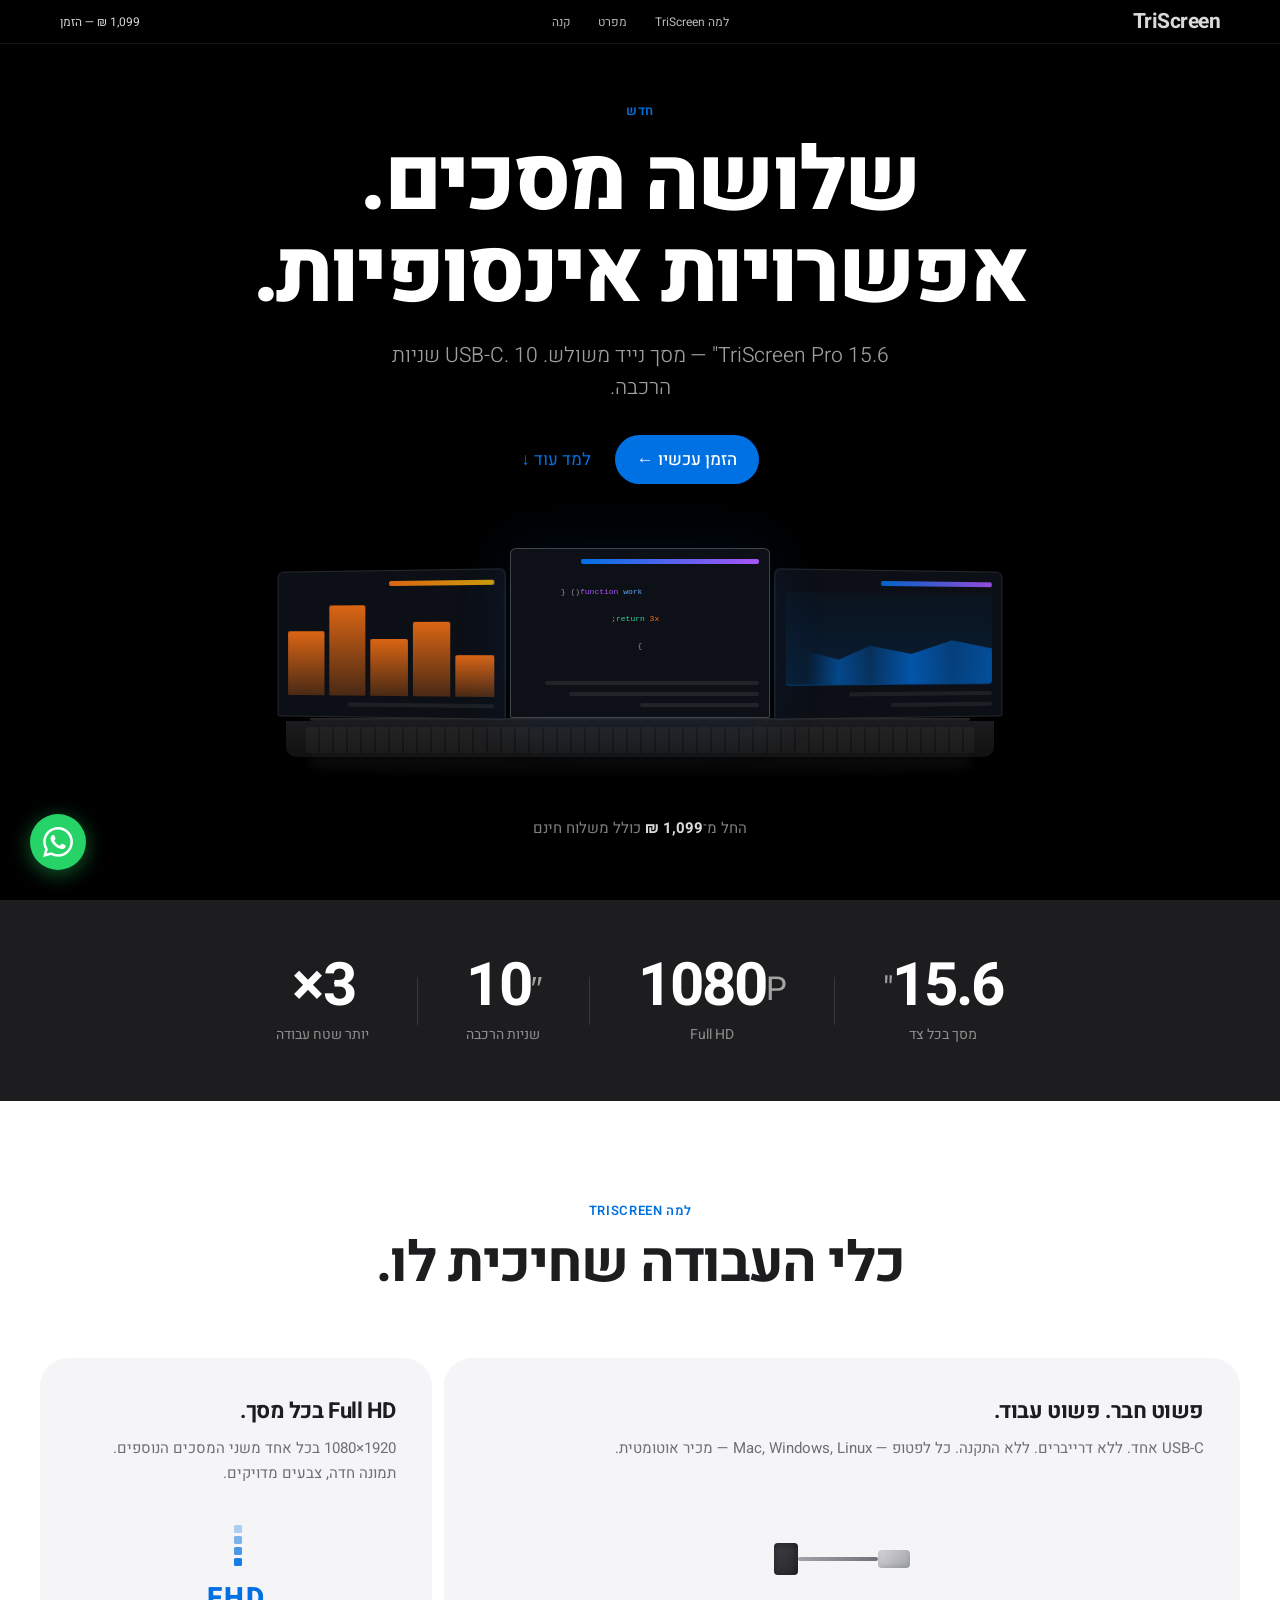
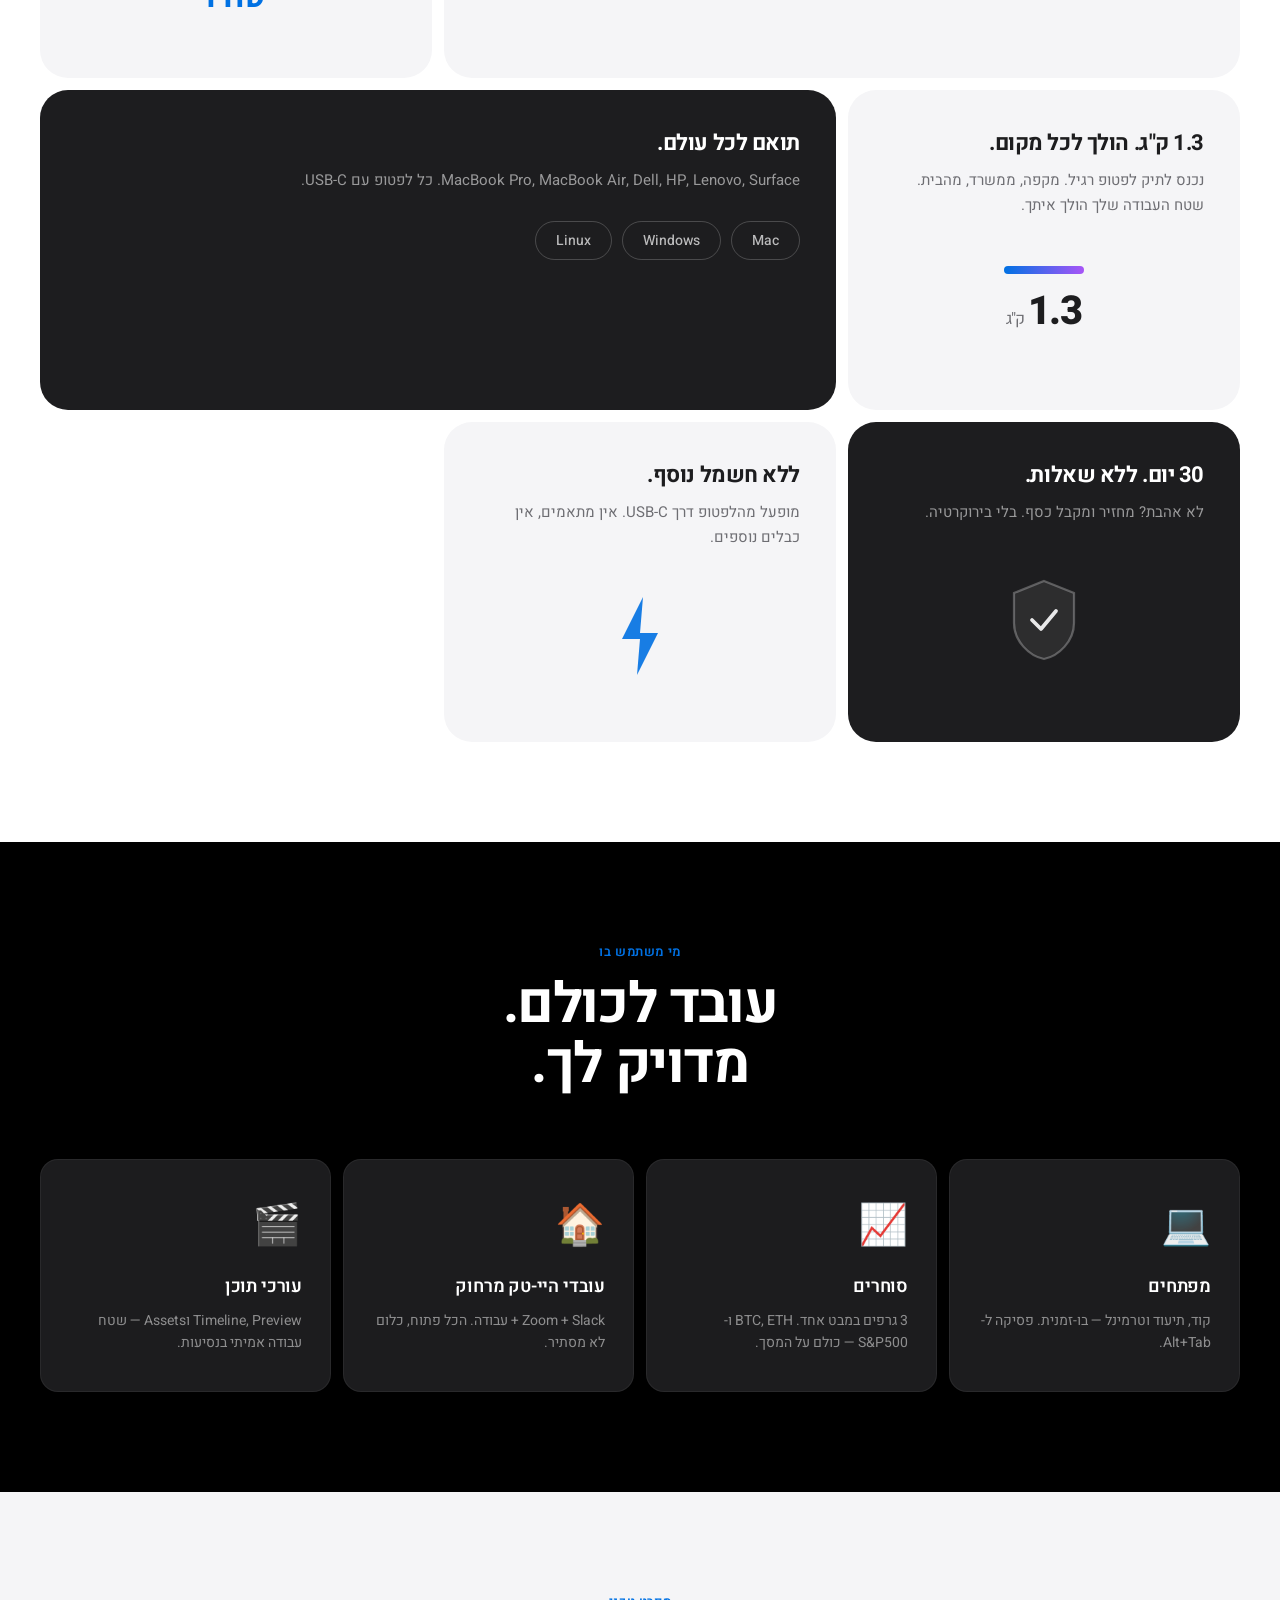
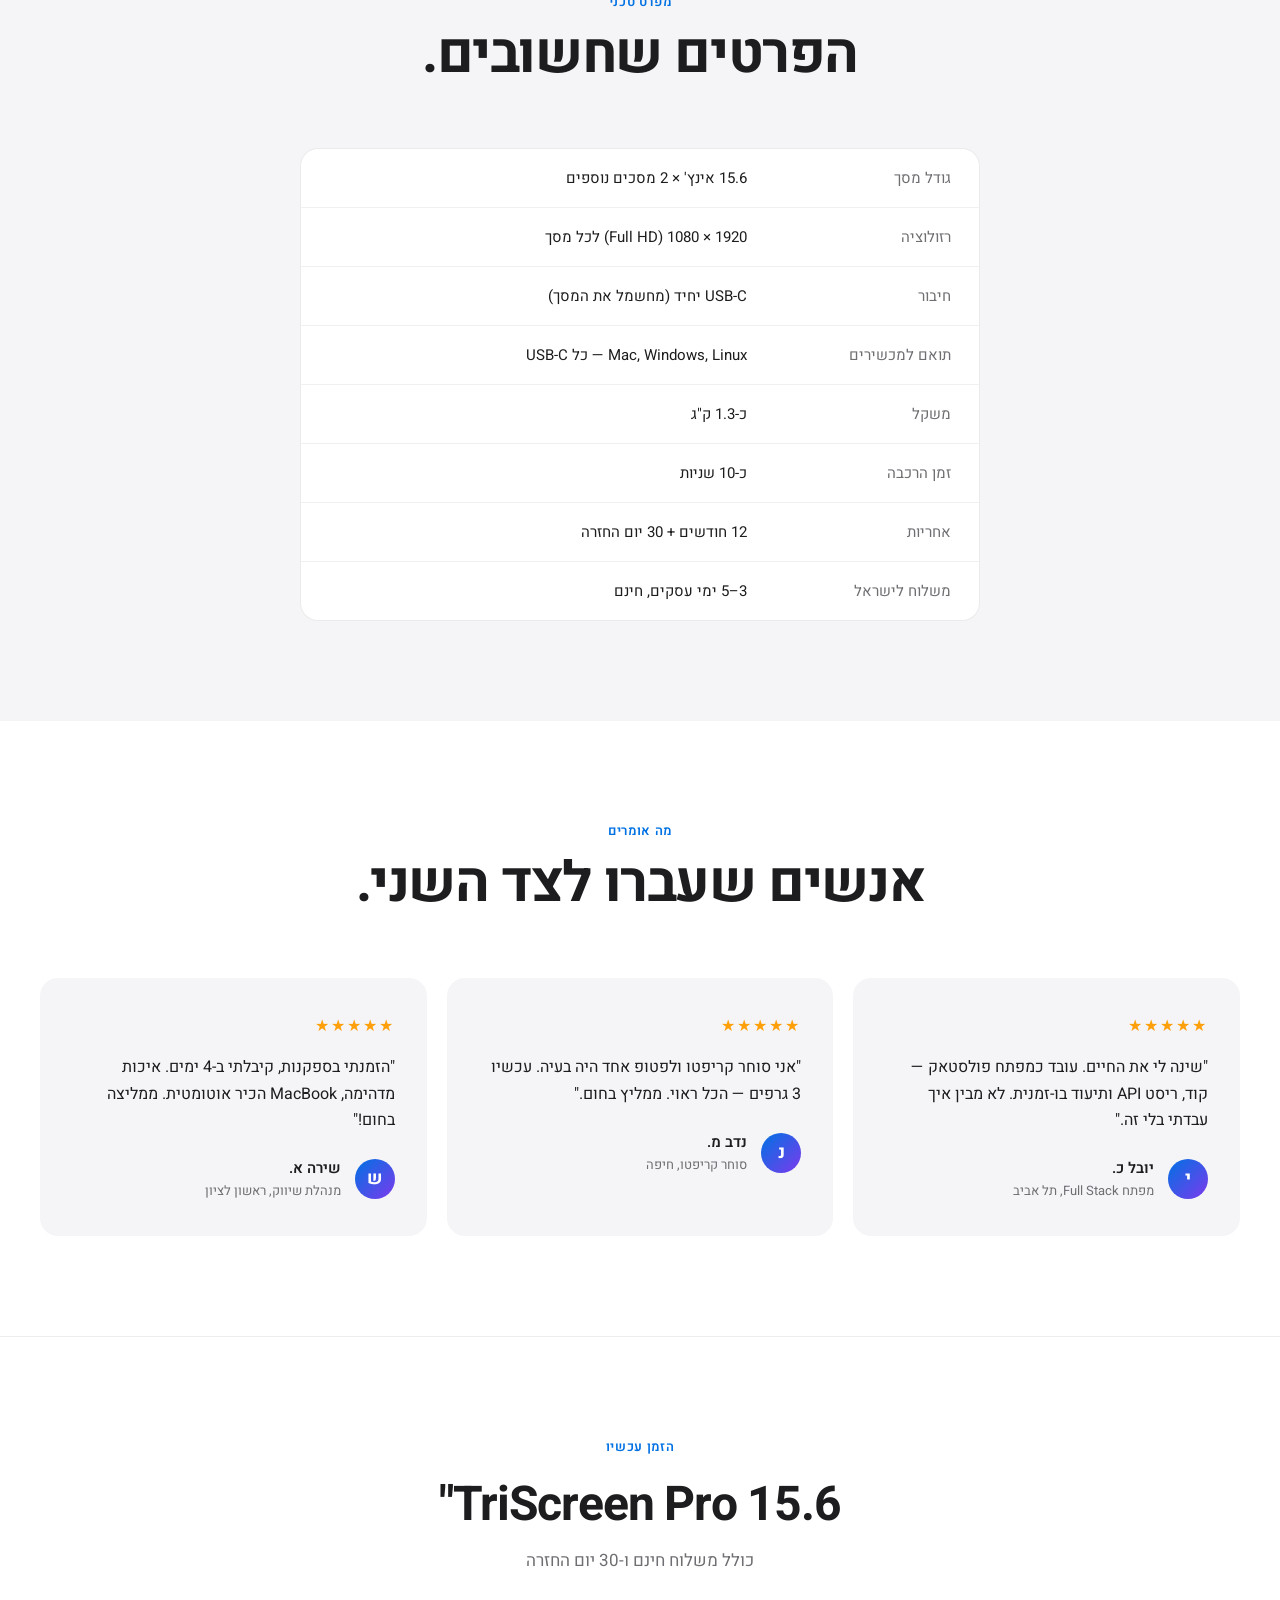
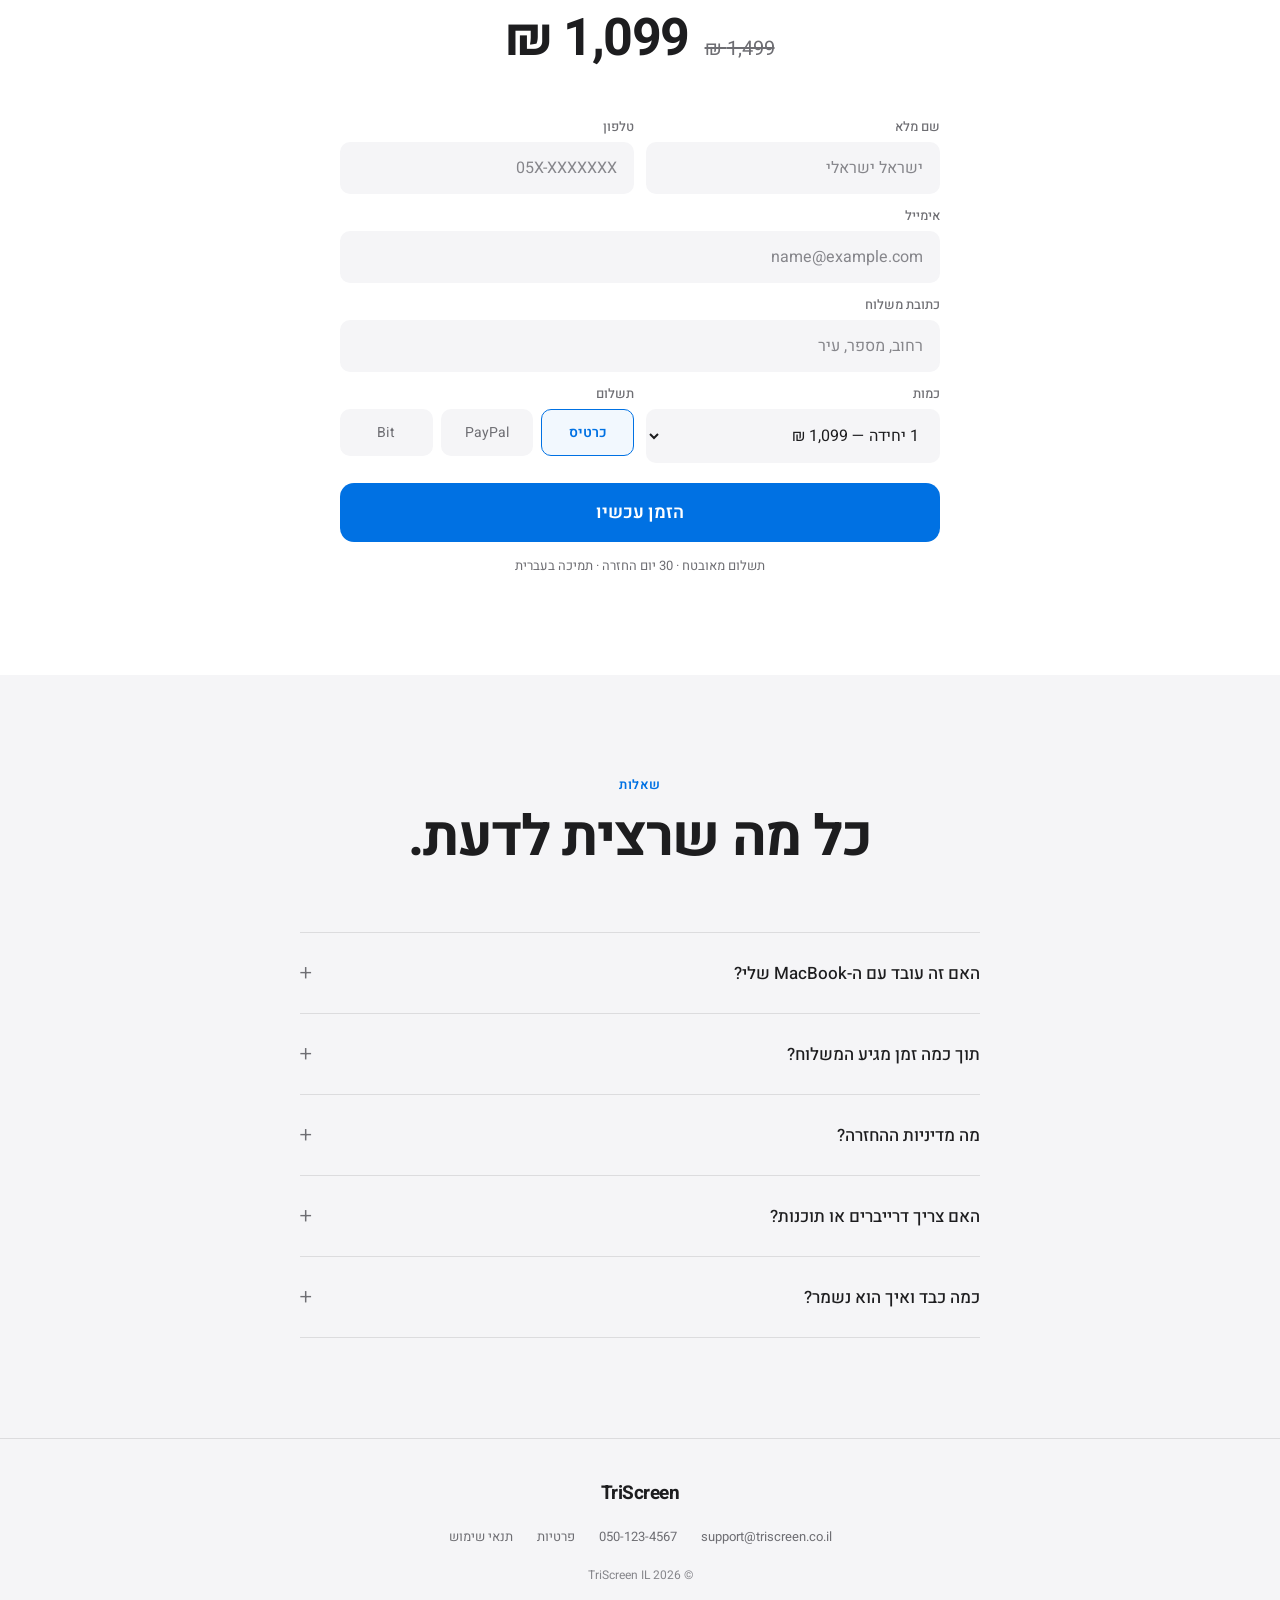
<file: index.html>
<!DOCTYPE html>
<html lang="he" dir="rtl">

<head>
  <meta charset="UTF-8" />
  <meta name="viewport" content="width=device-width, initial-scale=1.0" />
  <title>TriScreen — שלושה מסכים. אפשרויות אינסופיות.</title>
  <meta name="description" content="מסך נייד משולש 15.6 אינץ'. חיבור USB-C. מהיום תעבוד אחרת." />
  <link rel="preconnect" href="https://fonts.googleapis.com" />
  <link rel="preconnect" href="https://fonts.gstatic.com" crossorigin />
  <link href="https://fonts.googleapis.com/css2?family=Heebo:wght@300;400;500;600;700;800;900&display=swap" rel="stylesheet" />
  <link rel="stylesheet" href="store.css" />

  <!-- ===== FACEBOOK PIXEL — החלף YOUR_PIXEL_ID במספר הפיקסל שלך ===== -->
  <script>
    !function(f,b,e,v,n,t,s){if(f.fbq)return;n=f.fbq=function(){n.callMethod?
    n.callMethod.apply(n,arguments):n.queue.push(arguments)};if(!f._fbq)f._fbq=n;
    n.push=n;n.loaded=!0;n.version='2.0';n.queue=[];t=b.createElement(e);t.async=!0;
    t.src=v;s=b.getElementsByTagName(e)[0];s.parentNode.insertBefore(t,s)}(window,
    document,'script','https://connect.facebook.net/en_US/fbevents.js');
    fbq('init', 'YOUR_PIXEL_ID');
    fbq('track', 'PageView');
  </script>
  <noscript><img height="1" width="1" style="display:none"
    src="https://www.facebook.com/tr?id=YOUR_PIXEL_ID&ev=PageView&noscript=1"/></noscript>

  <!-- ===== TIKTOK PIXEL — החלף YOUR_TIKTOK_PIXEL_ID ===== -->
  <script>
    !function (w, d, t) {
      w.TiktokAnalyticsObject=t;var ttq=w[t]=w[t]||[];ttq.methods=["page","track","identify","instances","debug","on","off","once","ready","alias","group","enableCookie","disableCookie"],ttq.setAndDefer=function(t,e){t[e]=function(){t.push([e].concat(Array.prototype.slice.call(arguments,0)))}};for(var i=0;i<ttq.methods.length;i++)ttq.setAndDefer(ttq,ttq.methods[i]);ttq.instance=function(t){for(var e=ttq._i[t]||[],n=0;n<ttq.methods.length;n++)ttq.setAndDefer(e,ttq.methods[n]);return e},ttq.load=function(e,n){var i="https://analytics.tiktok.com/i18n/pixel/events.js";ttq._i=ttq._i||{},ttq._i[e]=[],ttq._i[e]._u=i,ttq._t=ttq._t||{},ttq._t[e]=+new Date,ttq._o=ttq._o||{},ttq._o[e]=n||{};var o=document.createElement("script");o.type="text/javascript",o.async=!0,o.src=i+"?sdkid="+e+"&lib="+t;var a=document.getElementsByTagName("script")[0];a.parentNode.insertBefore(o,a)};
      ttq.load('YOUR_TIKTOK_PIXEL_ID');
      ttq.page();
    }(window, document, 'ttq');
  </script>

  <!-- ===== GOOGLE ANALYTICS 4 — החלף G-XXXXXXXXXX ===== -->
  <script async src="https://www.googletagmanager.com/gtag/js?id=G-XXXXXXXXXX"></script>
  <script>
    window.dataLayer = window.dataLayer || [];
    function gtag(){dataLayer.push(arguments);}
    gtag('js', new Date());
    gtag('config', 'G-XXXXXXXXXX');
  </script>
</head>

<body>

  <!-- NAV -->
  <nav class="nav" id="nav">
    <div class="nav-inner">
      <div class="nav-logo">TriScreen</div>
      <div class="nav-links">
        <a href="#why">למה TriScreen</a>
        <a href="#specs">מפרט</a>
        <a href="#order">קנה</a>
      </div>
      <a href="#order" class="nav-cta">1,099 ₪ — הזמן</a>
    </div>
  </nav>

  <!-- HERO -->
  <section class="hero">
    <div class="hero-eyebrow">חדש</div>
    <h1 class="hero-title">שלושה מסכים.<br />אפשרויות אינסופיות.</h1>
    <p class="hero-sub">TriScreen Pro 15.6" — מסך נייד משולש. USB-C. 10 שניות הרכבה.</p>
    <div class="hero-ctas">
      <a href="#order" class="btn-apple-blue">הזמן עכשיו ←</a>
      <a href="#why" class="btn-apple-link">למד עוד ↓</a>
    </div>

    <div class="hero-visual" aria-hidden="true">
      <div class="device">
        <div class="screen-trio">
          <div class="panel panel-l">
            <div class="panel-inner">
              <div class="ui-topbar"></div>
              <div class="ui-chart">
                <div class="chart-line"></div>
              </div>
              <div class="ui-row r1"></div>
              <div class="ui-row r2"></div>
            </div>
          </div>
          <div class="panel panel-c">
            <div class="panel-inner">
              <div class="ui-topbar main"></div>
              <div class="ui-code">
                <span class="c-purple">function</span> <span class="c-blue">work</span>() &#123;
                <br />&nbsp;&nbsp;<span class="c-green">return</span> <span class="c-orange">3x</span>;
                <br />&#125;
              </div>
              <div class="ui-row"></div>
              <div class="ui-row r3"></div>
              <div class="ui-row r2"></div>
            </div>
          </div>
          <div class="panel panel-r">
            <div class="panel-inner">
              <div class="ui-topbar accent"></div>
              <div class="ui-bars">
                <div class="bar" style="height:40%"></div>
                <div class="bar" style="height:72%"></div>
                <div class="bar" style="height:55%"></div>
                <div class="bar" style="height:88%"></div>
                <div class="bar" style="height:63%"></div>
              </div>
              <div class="ui-row r1"></div>
            </div>
          </div>
        </div>
        <div class="hinge"></div>
        <div class="base">
          <div class="keyboard-strip"></div>
        </div>
        <div class="reflection"></div>
      </div>
    </div>

    <p class="hero-price-note">החל מ־<strong>1,099 ₪</strong> כולל משלוח חינם</p>
  </section>

  <!-- NUMBERS STRIP -->
  <section class="numbers-strip">
    <div class="numbers-inner">
      <div class="number-item">
        <div class="num">15.6<span class="unit">"</span></div>
        <div class="num-label">מסך בכל צד</div>
      </div>
      <div class="num-divider"></div>
      <div class="number-item">
        <div class="num">1080<span class="unit">P</span></div>
        <div class="num-label">Full HD</div>
      </div>
      <div class="num-divider"></div>
      <div class="number-item">
        <div class="num">10<span class="unit">″</span></div>
        <div class="num-label">שניות הרכבה</div>
      </div>
      <div class="num-divider"></div>
      <div class="number-item">
        <div class="num">3×</div>
        <div class="num-label">יותר שטח עבודה</div>
      </div>
    </div>
  </section>

  <!-- WHY SECTION -->
  <section class="why-section" id="why">
    <div class="section-container">
      <p class="section-eyebrow">למה TriScreen</p>
      <h2 class="section-headline">כלי העבודה שחיכית לו.</h2>
    </div>
    <div class="features-grid">

      <div class="feature-tile tile-wide" data-reveal>
        <div class="tile-text">
          <h3>פשוט חבר. פשוט עבוד.</h3>
          <p>USB-C אחד. ללא דרייברים. ללא התקנה. כל לפטופ — Mac, Windows, Linux — מכיר אוטומטית.</p>
        </div>
        <div class="tile-visual usbc-visual">
          <div class="cable-plug"></div>
          <div class="cable-line"></div>
          <div class="cable-port"></div>
        </div>
      </div>

      <div class="feature-tile" data-reveal>
        <div class="tile-text">
          <h3>Full HD בכל מסך.</h3>
          <p>1920×1080 בכל אחד משני המסכים הנוספים. תמונה חדה, צבעים מדויקים.</p>
        </div>
        <div class="tile-visual hd-visual">
          <div class="pixel-grid">
            <div class="pixel-row" style="--d:0"></div>
            <div class="pixel-row" style="--d:1"></div>
            <div class="pixel-row" style="--d:2"></div>
            <div class="pixel-row" style="--d:3"></div>
          </div>
          <div class="hd-badge">FHD</div>
        </div>
      </div>

      <div class="feature-tile" data-reveal>
        <div class="tile-text">
          <h3>1.3 ק"ג. הולך לכל מקום.</h3>
          <p>נכנס לתיק לפטופ רגיל. מקפה, ממשרד, מהבית. שטח העבודה שלך הולך איתך.</p>
        </div>
        <div class="tile-visual weight-visual">
          <div class="weight-icon">
            <div class="wi-bar"></div>
            <div class="wi-num">1.3<span>ק"ג</span></div>
          </div>
        </div>
      </div>

      <div class="feature-tile tile-wide tile-dark" data-reveal>
        <div class="tile-text light">
          <h3>תואם לכל עולם.</h3>
          <p>MacBook Pro, MacBook Air, Dell, HP, Lenovo, Surface. כל לפטופ עם USB-C.</p>
        </div>
        <div class="tile-visual logos-visual">
          <div class="logo-pill">Mac</div>
          <div class="logo-pill">Windows</div>
          <div class="logo-pill">Linux</div>
        </div>
      </div>

      <div class="feature-tile tile-dark" data-reveal>
        <div class="tile-text light">
          <h3>30 יום. ללא שאלות.</h3>
          <p>לא אהבת? מחזיר ומקבל כסף. בלי בירוקרטיה.</p>
        </div>
        <div class="tile-visual shield-visual">
          <div class="shield">
            <svg viewBox="0 0 48 56" fill="none">
              <path d="M24 2 L44 10 L44 30 C44 42 34 52 24 54 C14 52 4 42 4 30 L4 10 Z" fill="rgba(255,255,255,0.08)" stroke="rgba(255,255,255,0.3)" stroke-width="1.5"/>
              <path d="M16 28 L22 34 L32 22" stroke="white" stroke-width="2.5" stroke-linecap="round" stroke-linejoin="round"/>
            </svg>
          </div>
        </div>
      </div>

      <div class="feature-tile" data-reveal>
        <div class="tile-text">
          <h3>ללא חשמל נוסף.</h3>
          <p>מופעל מהלפטופ דרך USB-C. אין מתאמים, אין כבלים נוספים.</p>
        </div>
        <div class="tile-visual bolt-visual">
          <svg viewBox="0 0 40 60" fill="none">
            <path d="M22 4 L8 32 L20 32 L18 56 L32 28 L20 28 Z" fill="#0071e3" opacity="0.9"/>
          </svg>
        </div>
      </div>

    </div>
  </section>

  <!-- USE CASES -->
  <section class="usecases-section">
    <div class="section-container">
      <p class="section-eyebrow">מי משתמש בו</p>
      <h2 class="section-headline light-h">עובד לכולם.<br />מדויק לך.</h2>
    </div>
    <div class="usecases-scroll">
      <div class="usecase-card" data-reveal>
        <div class="uc-icon">&#128187;</div>
        <h3>מפתחים</h3>
        <p>קוד, תיעוד וטרמינל — בו-זמנית. פסיקה ל-Alt+Tab.</p>
      </div>
      <div class="usecase-card" data-reveal>
        <div class="uc-icon">&#128200;</div>
        <h3>סוחרים</h3>
        <p>3 גרפים במבט אחד. BTC, ETH ו-S&P500 — כולם על המסך.</p>
      </div>
      <div class="usecase-card" data-reveal>
        <div class="uc-icon">&#127968;</div>
        <h3>עובדי היי-טק מרחוק</h3>
        <p>Zoom + Slack + עבודה. הכל פתוח, כלום לא מסתיר.</p>
      </div>
      <div class="usecase-card" data-reveal>
        <div class="uc-icon">&#127916;</div>
        <h3>עורכי תוכן</h3>
        <p>Timeline, Preview וAssets — שטח עבודה אמיתי בנסיעות.</p>
      </div>
    </div>
  </section>

  <!-- SPECS -->
  <section class="specs-section" id="specs">
    <div class="section-container">
      <p class="section-eyebrow">מפרט טכני</p>
      <h2 class="section-headline">הפרטים שחשובים.</h2>
    </div>
    <div class="specs-table">
      <div class="spec-row">
        <div class="spec-key">גודל מסך</div>
        <div class="spec-val">15.6 אינץ' × 2 מסכים נוספים</div>
      </div>
      <div class="spec-row">
        <div class="spec-key">רזולוציה</div>
        <div class="spec-val">1920 × 1080 (Full HD) לכל מסך</div>
      </div>
      <div class="spec-row">
        <div class="spec-key">חיבור</div>
        <div class="spec-val">USB-C יחיד (מחשמל את המסך)</div>
      </div>
      <div class="spec-row">
        <div class="spec-key">תואם למכשירים</div>
        <div class="spec-val">Mac, Windows, Linux — כל USB-C</div>
      </div>
      <div class="spec-row">
        <div class="spec-key">משקל</div>
        <div class="spec-val">כ-1.3 ק"ג</div>
      </div>
      <div class="spec-row">
        <div class="spec-key">זמן הרכבה</div>
        <div class="spec-val">כ-10 שניות</div>
      </div>
      <div class="spec-row">
        <div class="spec-key">אחריות</div>
        <div class="spec-val">12 חודשים + 30 יום החזרה</div>
      </div>
      <div class="spec-row">
        <div class="spec-key">משלוח לישראל</div>
        <div class="spec-val">3–5 ימי עסקים, חינם</div>
      </div>
    </div>
  </section>

  <!-- REVIEWS -->
  <section class="reviews-section">
    <div class="section-container">
      <p class="section-eyebrow">מה אומרים</p>
      <h2 class="section-headline">אנשים שעברו לצד השני.</h2>
    </div>
    <div class="reviews-row">
      <article class="review" data-reveal>
        <div class="review-stars">★★★★★</div>
        <blockquote>"שינה לי את החיים. עובד כמפתח פולסטאק — קוד, ריסט API ותיעוד בו-זמנית. לא מבין איך עבדתי בלי זה."</blockquote>
        <footer>
          <div class="reviewer-avatar">י</div>
          <div>
            <cite>יובל כ.</cite>
            <span>מפתח Full Stack, תל אביב</span>
          </div>
        </footer>
      </article>
      <article class="review" data-reveal>
        <div class="review-stars">★★★★★</div>
        <blockquote>"אני סוחר קריפטו ולפטופ אחד היה בעיה. עכשיו 3 גרפים — הכל ראוי. ממליץ בחום."</blockquote>
        <footer>
          <div class="reviewer-avatar">נ</div>
          <div>
            <cite>נדב מ.</cite>
            <span>סוחר קריפטו, חיפה</span>
          </div>
        </footer>
      </article>
      <article class="review" data-reveal>
        <div class="review-stars">★★★★★</div>
        <blockquote>"הזמנתי בספקנות, קיבלתי ב-4 ימים. איכות מדהימה, MacBook הכיר אוטומטית. ממליצה בחום!"</blockquote>
        <footer>
          <div class="reviewer-avatar">ש</div>
          <div>
            <cite>שירה א.</cite>
            <span>מנהלת שיווק, ראשון לציון</span>
          </div>
        </footer>
      </article>
    </div>
  </section>

  <!-- ORDER -->
  <section class="order-section" id="order">
    <div class="order-inner">
      <p class="section-eyebrow">הזמן עכשיו</p>
      <h2 class="order-title">TriScreen Pro 15.6"</h2>
      <p class="order-sub">כולל משלוח חינם ו-30 יום החזרה</p>

      <div class="price-display">
        <span class="price-was">1,499 ₪</span>
        <span class="price-now">1,099 ₪</span>
      </div>

      <form class="order-form" id="orderForm" onsubmit="submitOrder(event)" novalidate>
        <div class="form-row">
          <div class="form-field">
            <label for="fullName">שם מלא</label>
            <input id="fullName" type="text" placeholder="ישראל ישראלי" autocomplete="name" required />
          </div>
          <div class="form-field">
            <label for="phone">טלפון</label>
            <input id="phone" type="tel" placeholder="05X-XXXXXXX" autocomplete="tel" required />
          </div>
        </div>
        <div class="form-field">
          <label for="email">אימייל</label>
          <input id="email" type="email" placeholder="name@example.com" autocomplete="email" required />
        </div>
        <div class="form-field">
          <label for="address">כתובת משלוח</label>
          <input id="address" type="text" placeholder="רחוב, מספר, עיר" autocomplete="street-address" required />
        </div>
        <div class="form-row">
          <div class="form-field">
            <label for="quantity">כמות</label>
            <select id="quantity">
              <option value="1">1 יחידה — 1,099 ₪</option>
              <option value="2">2 יחידות — 1,999 ₪ (חיסכון 199 ₪)</option>
            </select>
          </div>
          <div class="form-field">
            <label>תשלום</label>
            <div class="pay-tabs">
              <button type="button" class="pay-tab active" data-pay="card">כרטיס</button>
              <button type="button" class="pay-tab" data-pay="paypal">PayPal</button>
              <button type="button" class="pay-tab" data-pay="bit">Bit</button>
            </div>
          </div>
        </div>
        <button type="submit" class="btn-order" id="submitBtn">הזמן עכשיו</button>
        <p class="form-trust">תשלום מאובטח · 30 יום החזרה · תמיכה בעברית</p>
      </form>
    </div>
  </section>

  <!-- SUCCESS MODAL -->
  <div class="modal-backdrop" id="successModal" onclick="closeModal(event)">
    <div class="modal-card">
      <div class="modal-check">
        <svg viewBox="0 0 52 52" fill="none">
          <circle cx="26" cy="26" r="25" stroke="#34c759" stroke-width="2"/>
          <path d="M16 26 L23 33 L36 19" stroke="#34c759" stroke-width="2.5" stroke-linecap="round" stroke-linejoin="round"/>
        </svg>
      </div>
      <h2>ההזמנה התקבלה!</h2>
      <p>נחזור אליך תוך שעה לאישור ותיאום משלוח.</p>
      <button class="btn-apple-blue" onclick="closeModal()">סגור</button>
    </div>
  </div>

  <!-- FAQ -->
  <section class="faq-section">
    <div class="section-container">
      <p class="section-eyebrow">שאלות</p>
      <h2 class="section-headline">כל מה שרצית לדעת.</h2>
    </div>
    <div class="faq-list">
      <details class="faq-item">
        <summary>האם זה עובד עם ה-MacBook שלי?</summary>
        <p>כן. כל MacBook Pro/Air עם USB-C/Thunderbolt. macOS מכיר אוטומטית, ללא התקנה.</p>
      </details>
      <details class="faq-item">
        <summary>תוך כמה זמן מגיע המשלוח?</summary>
        <p>3–5 ימי עסקים לכל הארץ. תקבל SMS עם מספר מעקב תוך 24 שעות מאישור ההזמנה.</p>
      </details>
      <details class="faq-item">
        <summary>מה מדיניות ההחזרה?</summary>
        <p>30 יום החזרה מלאה ללא שאלות. לא מרוצה — מחזיר ומקבל החזר כספי מלא.</p>
      </details>
      <details class="faq-item">
        <summary>האם צריך דרייברים או תוכנות?</summary>
        <p>לא. חבר את ה-USB-C וסיימת. Windows, Mac ו-Linux מכירים אוטומטית.</p>
      </details>
      <details class="faq-item">
        <summary>כמה כבד ואיך הוא נשמר?</summary>
        <p>כ-1.3 ק"ג. מתקפל דק לחלוטין ונכנס בקלות לתיק לפטופ רגיל. מגיע עם נרתיק הגנה.</p>
      </details>
    </div>
  </section>

  <!-- FOOTER -->
  <footer class="site-footer">
    <div class="footer-inner">
      <p class="footer-logo">TriScreen</p>
      <nav class="footer-nav">
        <a href="mailto:support@triscreen.co.il">support@triscreen.co.il</a>
        <a href="tel:+972501234567">050-123-4567</a>
        <a href="#">פרטיות</a>
        <a href="#">תנאי שימוש</a>
      </nav>
      <p class="footer-copy">© 2026 TriScreen IL</p>
    </div>
  </footer>

  <!-- MOBILE STICKY BAR -->
  <div class="mobile-bar" id="mobileBar">
    <span class="mobile-bar-price">1,099 ₪</span>
    <a href="#order" class="btn-apple-blue">הזמן עכשיו</a>
  </div>

  <!-- WHATSAPP FLOATING BUTTON -->
  <a href="https://wa.me/972501234567?text=היי%2C%20אני%20מעוניין%20ב-TriScreen%20Pro%20%F0%9F%96%A5%EF%B8%8F"
     target="_blank" rel="noopener" class="whatsapp-btn" aria-label="צ'אט WhatsApp">
    <svg viewBox="0 0 24 24" fill="currentColor">
      <path d="M17.472 14.382c-.297-.149-1.758-.867-2.03-.967-.273-.099-.471-.148-.67.15-.197.297-.767.966-.94 1.164-.173.199-.347.223-.644.075-.297-.15-1.255-.463-2.39-1.475-.883-.788-1.48-1.761-1.653-2.059-.173-.297-.018-.458.13-.606.134-.133.298-.347.446-.52.149-.174.198-.298.298-.497.099-.198.05-.371-.025-.52-.075-.149-.669-1.612-.916-2.207-.242-.579-.487-.5-.669-.51-.173-.008-.371-.01-.57-.01-.198 0-.52.074-.792.372-.272.297-1.04 1.016-1.04 2.479 0 1.462 1.065 2.875 1.213 3.074.149.198 2.096 3.2 5.077 4.487.709.306 1.262.489 1.694.625.712.227 1.36.195 1.871.118.571-.085 1.758-.719 2.006-1.413.248-.694.248-1.289.173-1.413-.074-.124-.272-.198-.57-.347m-5.421 7.403h-.004a9.87 9.87 0 01-5.031-1.378l-.361-.214-3.741.982.998-3.648-.235-.374a9.86 9.86 0 01-1.51-5.26c.001-5.45 4.436-9.884 9.888-9.884 2.64 0 5.122 1.03 6.988 2.898a9.825 9.825 0 012.893 6.994c-.003 5.45-4.437 9.884-9.885 9.884m8.413-18.297A11.815 11.815 0 0012.05 0C5.495 0 .16 5.335.157 11.892c0 2.096.547 4.142 1.588 5.945L.057 24l6.305-1.654a11.882 11.882 0 005.683 1.448h.005c6.554 0 11.89-5.335 11.893-11.893a11.821 11.821 0 00-3.48-8.413z"/>
    </svg>
  </a>

  <script src="store.js"></script>
</body>
</html>
</file>
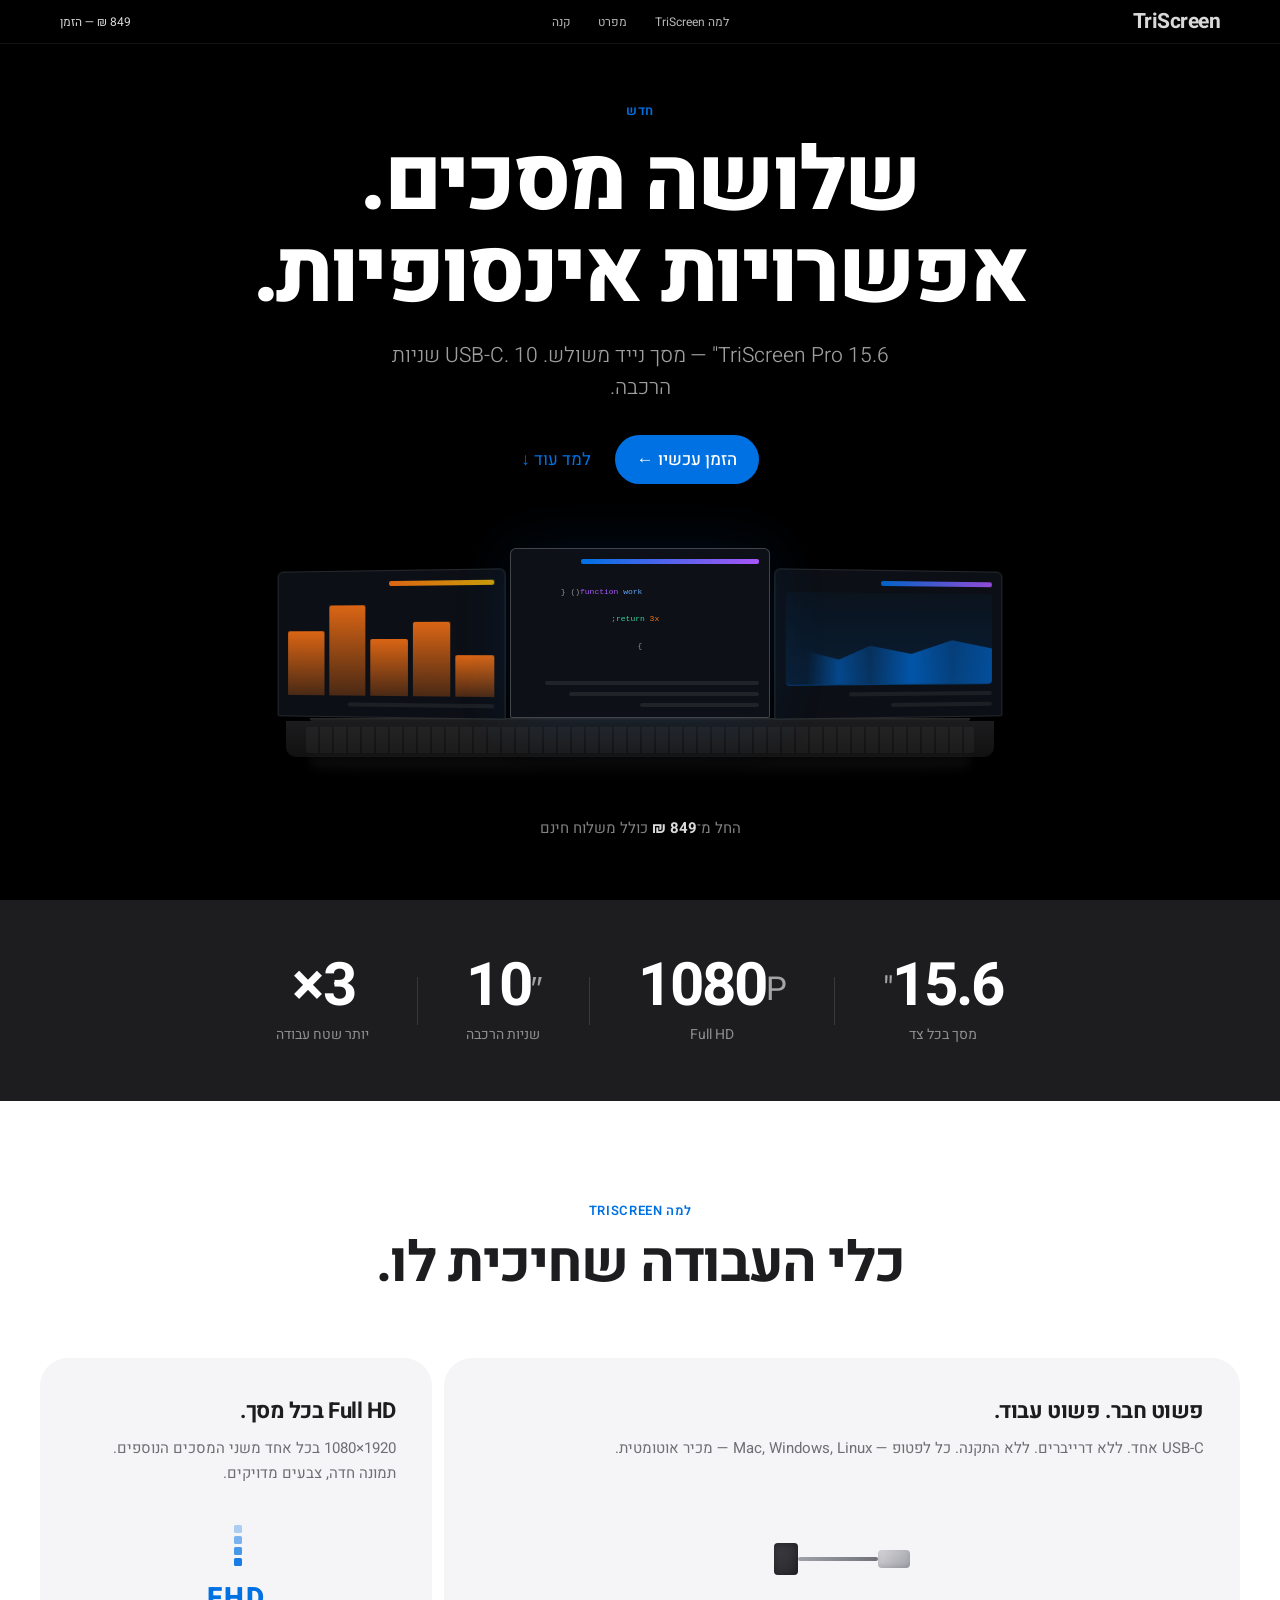
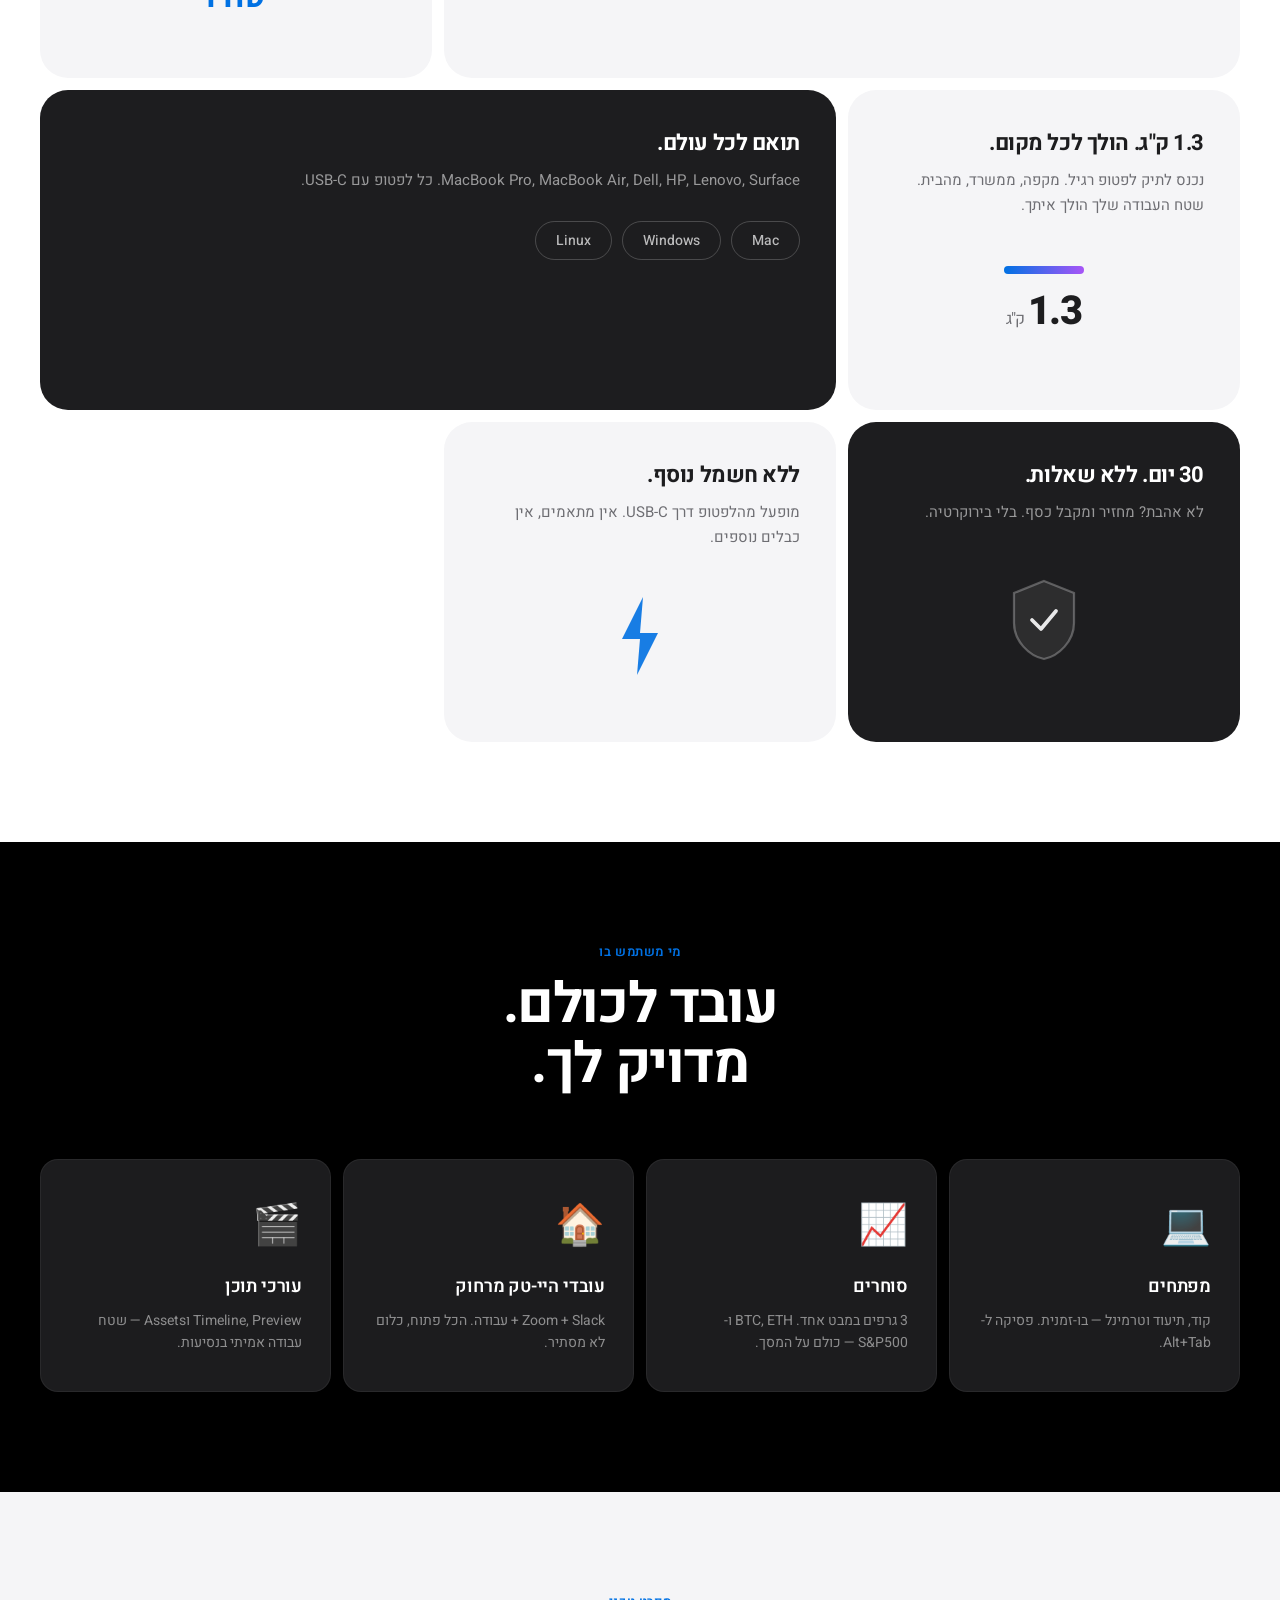
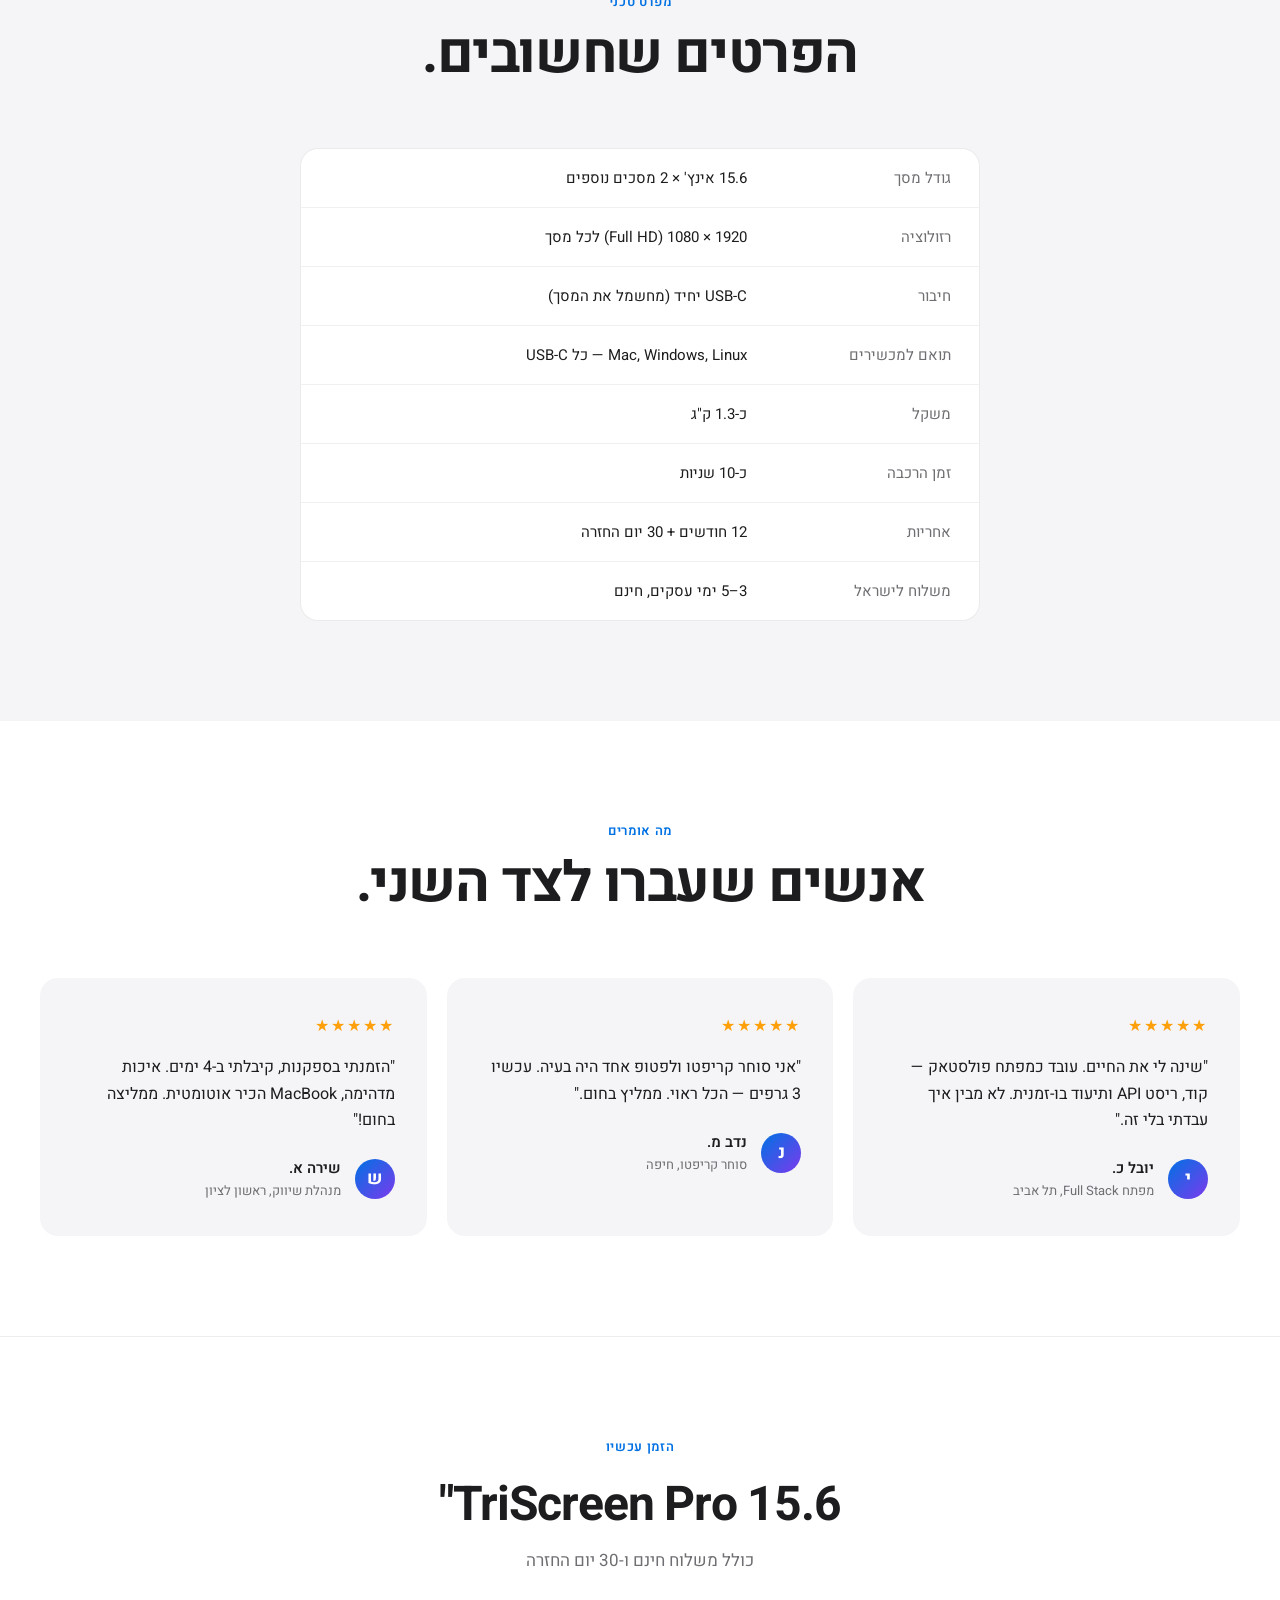
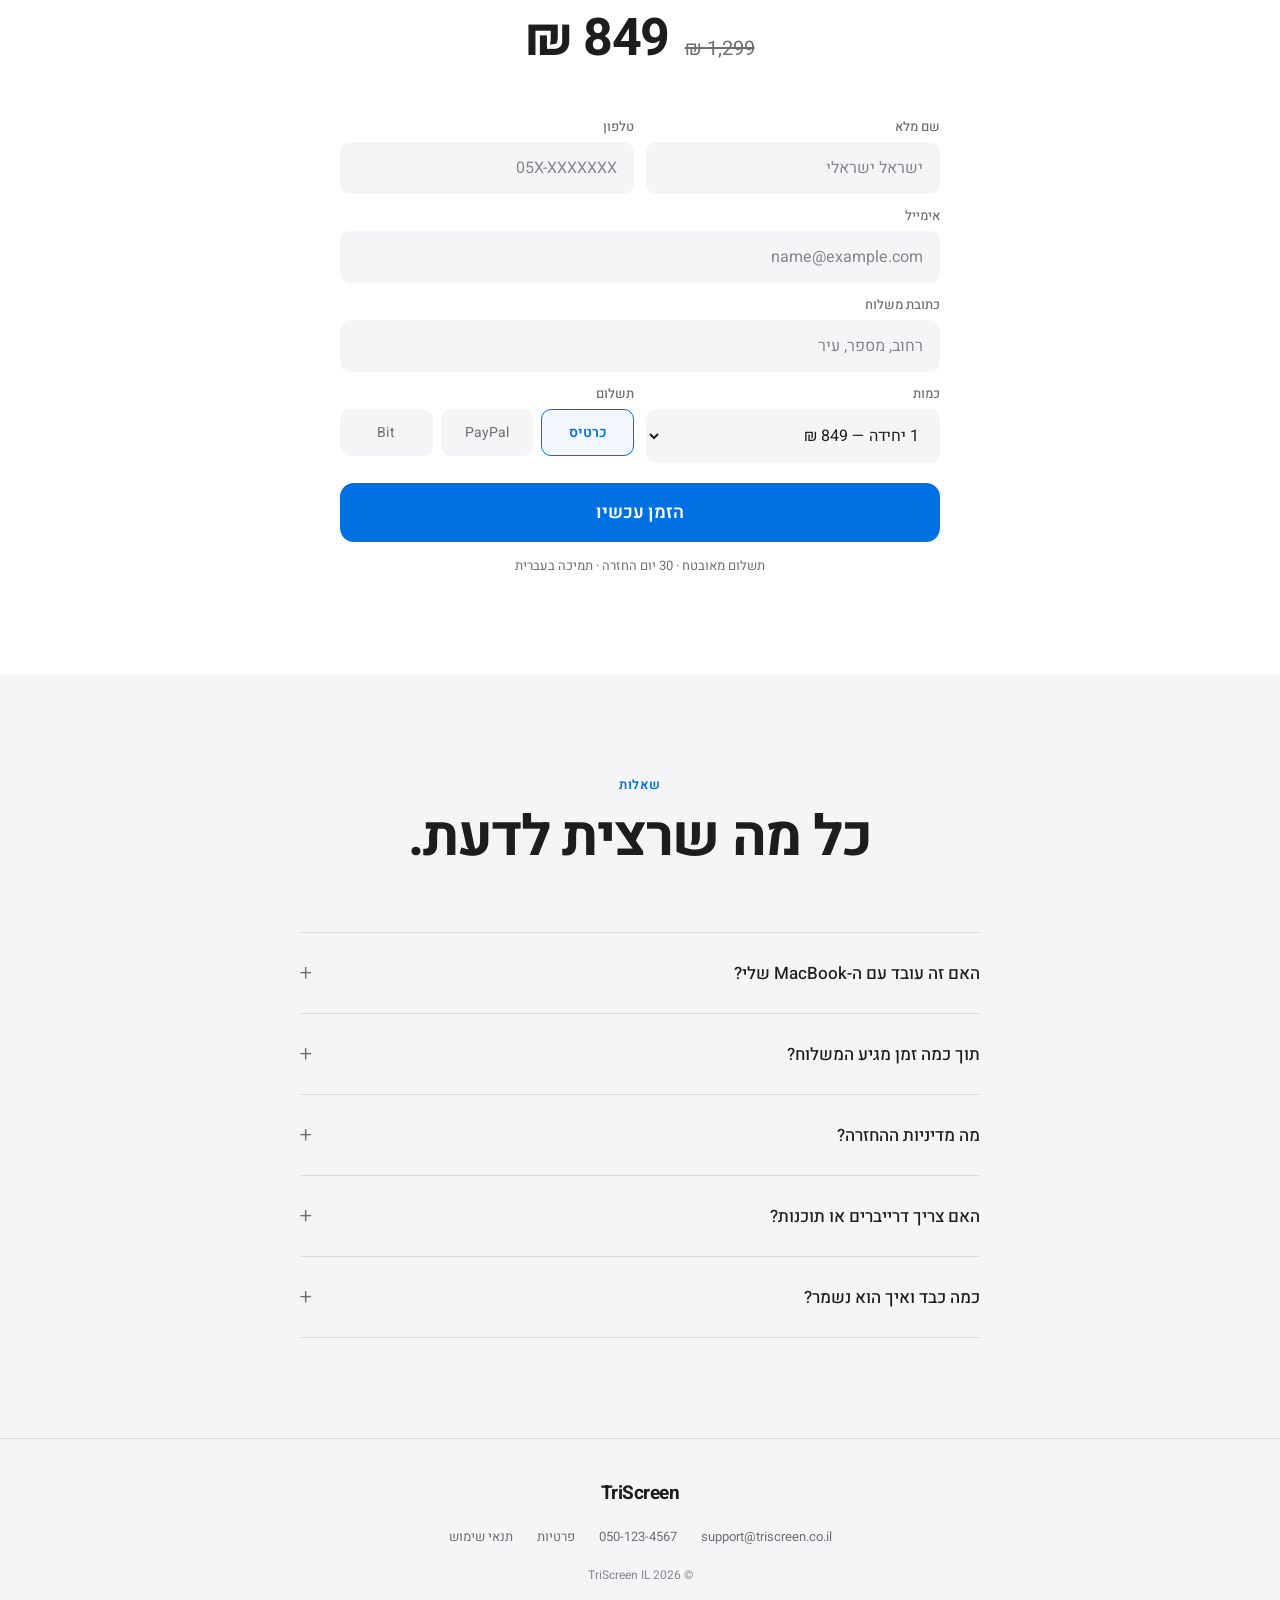
<file: store.html>
<!DOCTYPE html>
<html lang="he" dir="rtl">

<head>
  <meta charset="UTF-8" />
  <meta name="viewport" content="width=device-width, initial-scale=1.0" />
  <title>TriScreen — שלושה מסכים. אפשרויות אינסופיות.</title>
  <meta name="description" content="מסך נייד משולש 15.6 אינץ'. חיבור USB-C. מהיום תעבוד אחרת." />
  <link rel="preconnect" href="https://fonts.googleapis.com" />
  <link rel="preconnect" href="https://fonts.gstatic.com" crossorigin />
  <link href="https://fonts.googleapis.com/css2?family=Heebo:wght@300;400;500;600;700;800;900&display=swap" rel="stylesheet" />
  <link rel="stylesheet" href="store.css" />
</head>

<body>

  <!-- NAV -->
  <nav class="nav" id="nav">
    <div class="nav-inner">
      <div class="nav-logo">TriScreen</div>
      <div class="nav-links">
        <a href="#why">למה TriScreen</a>
        <a href="#specs">מפרט</a>
        <a href="#order">קנה</a>
      </div>
      <a href="#order" class="nav-cta">849 ₪ — הזמן</a>
    </div>
  </nav>

  <!-- HERO -->
  <section class="hero">
    <div class="hero-eyebrow">חדש</div>
    <h1 class="hero-title">שלושה מסכים.<br />אפשרויות אינסופיות.</h1>
    <p class="hero-sub">TriScreen Pro 15.6" — מסך נייד משולש. USB-C. 10 שניות הרכבה.</p>
    <div class="hero-ctas">
      <a href="#order" class="btn-apple-blue">הזמן עכשיו ←</a>
      <a href="#why" class="btn-apple-link">למד עוד ↓</a>
    </div>

    <div class="hero-visual" aria-hidden="true">
      <div class="device">
        <div class="screen-trio">
          <div class="panel panel-l">
            <div class="panel-inner">
              <div class="ui-topbar"></div>
              <div class="ui-chart">
                <div class="chart-line"></div>
              </div>
              <div class="ui-row r1"></div>
              <div class="ui-row r2"></div>
            </div>
          </div>
          <div class="panel panel-c">
            <div class="panel-inner">
              <div class="ui-topbar main"></div>
              <div class="ui-code">
                <span class="c-purple">function</span> <span class="c-blue">work</span>() &#123;
                <br />&nbsp;&nbsp;<span class="c-green">return</span> <span class="c-orange">3x</span>;
                <br />&#125;
              </div>
              <div class="ui-row"></div>
              <div class="ui-row r3"></div>
              <div class="ui-row r2"></div>
            </div>
          </div>
          <div class="panel panel-r">
            <div class="panel-inner">
              <div class="ui-topbar accent"></div>
              <div class="ui-bars">
                <div class="bar" style="height:40%"></div>
                <div class="bar" style="height:72%"></div>
                <div class="bar" style="height:55%"></div>
                <div class="bar" style="height:88%"></div>
                <div class="bar" style="height:63%"></div>
              </div>
              <div class="ui-row r1"></div>
            </div>
          </div>
        </div>
        <div class="hinge"></div>
        <div class="base">
          <div class="keyboard-strip"></div>
        </div>
        <div class="reflection"></div>
      </div>
    </div>

    <p class="hero-price-note">החל מ־<strong>849 ₪</strong> כולל משלוח חינם</p>
  </section>

  <!-- NUMBERS STRIP -->
  <section class="numbers-strip">
    <div class="numbers-inner">
      <div class="number-item">
        <div class="num">15.6<span class="unit">"</span></div>
        <div class="num-label">מסך בכל צד</div>
      </div>
      <div class="num-divider"></div>
      <div class="number-item">
        <div class="num">1080<span class="unit">P</span></div>
        <div class="num-label">Full HD</div>
      </div>
      <div class="num-divider"></div>
      <div class="number-item">
        <div class="num">10<span class="unit">″</span></div>
        <div class="num-label">שניות הרכבה</div>
      </div>
      <div class="num-divider"></div>
      <div class="number-item">
        <div class="num">3×</div>
        <div class="num-label">יותר שטח עבודה</div>
      </div>
    </div>
  </section>

  <!-- WHY SECTION -->
  <section class="why-section" id="why">
    <div class="section-container">
      <p class="section-eyebrow">למה TriScreen</p>
      <h2 class="section-headline">כלי העבודה שחיכית לו.</h2>
    </div>
    <div class="features-grid">

      <div class="feature-tile tile-wide" data-reveal>
        <div class="tile-text">
          <h3>פשוט חבר. פשוט עבוד.</h3>
          <p>USB-C אחד. ללא דרייברים. ללא התקנה. כל לפטופ — Mac, Windows, Linux — מכיר אוטומטית.</p>
        </div>
        <div class="tile-visual usbc-visual">
          <div class="cable-plug"></div>
          <div class="cable-line"></div>
          <div class="cable-port"></div>
        </div>
      </div>

      <div class="feature-tile" data-reveal>
        <div class="tile-text">
          <h3>Full HD בכל מסך.</h3>
          <p>1920×1080 בכל אחד משני המסכים הנוספים. תמונה חדה, צבעים מדויקים.</p>
        </div>
        <div class="tile-visual hd-visual">
          <div class="pixel-grid">
            <div class="pixel-row" style="--d:0"></div>
            <div class="pixel-row" style="--d:1"></div>
            <div class="pixel-row" style="--d:2"></div>
            <div class="pixel-row" style="--d:3"></div>
          </div>
          <div class="hd-badge">FHD</div>
        </div>
      </div>

      <div class="feature-tile" data-reveal>
        <div class="tile-text">
          <h3>1.3 ק"ג. הולך לכל מקום.</h3>
          <p>נכנס לתיק לפטופ רגיל. מקפה, ממשרד, מהבית. שטח העבודה שלך הולך איתך.</p>
        </div>
        <div class="tile-visual weight-visual">
          <div class="weight-icon">
            <div class="wi-bar"></div>
            <div class="wi-num">1.3<span>ק"ג</span></div>
          </div>
        </div>
      </div>

      <div class="feature-tile tile-wide tile-dark" data-reveal>
        <div class="tile-text light">
          <h3>תואם לכל עולם.</h3>
          <p>MacBook Pro, MacBook Air, Dell, HP, Lenovo, Surface. כל לפטופ עם USB-C.</p>
        </div>
        <div class="tile-visual logos-visual">
          <div class="logo-pill">Mac</div>
          <div class="logo-pill">Windows</div>
          <div class="logo-pill">Linux</div>
        </div>
      </div>

      <div class="feature-tile tile-dark" data-reveal>
        <div class="tile-text light">
          <h3>30 יום. ללא שאלות.</h3>
          <p>לא אהבת? מחזיר ומקבל כסף. בלי בירוקרטיה.</p>
        </div>
        <div class="tile-visual shield-visual">
          <div class="shield">
            <svg viewBox="0 0 48 56" fill="none">
              <path d="M24 2 L44 10 L44 30 C44 42 34 52 24 54 C14 52 4 42 4 30 L4 10 Z" fill="rgba(255,255,255,0.08)" stroke="rgba(255,255,255,0.3)" stroke-width="1.5"/>
              <path d="M16 28 L22 34 L32 22" stroke="white" stroke-width="2.5" stroke-linecap="round" stroke-linejoin="round"/>
            </svg>
          </div>
        </div>
      </div>

      <div class="feature-tile" data-reveal>
        <div class="tile-text">
          <h3>ללא חשמל נוסף.</h3>
          <p>מופעל מהלפטופ דרך USB-C. אין מתאמים, אין כבלים נוספים.</p>
        </div>
        <div class="tile-visual bolt-visual">
          <svg viewBox="0 0 40 60" fill="none">
            <path d="M22 4 L8 32 L20 32 L18 56 L32 28 L20 28 Z" fill="#0071e3" opacity="0.9"/>
          </svg>
        </div>
      </div>

    </div>
  </section>

  <!-- USE CASES -->
  <section class="usecases-section">
    <div class="section-container">
      <p class="section-eyebrow">מי משתמש בו</p>
      <h2 class="section-headline light-h">עובד לכולם.<br />מדויק לך.</h2>
    </div>
    <div class="usecases-scroll">
      <div class="usecase-card" data-reveal>
        <div class="uc-icon">&#128187;</div>
        <h3>מפתחים</h3>
        <p>קוד, תיעוד וטרמינל — בו-זמנית. פסיקה ל-Alt+Tab.</p>
      </div>
      <div class="usecase-card" data-reveal>
        <div class="uc-icon">&#128200;</div>
        <h3>סוחרים</h3>
        <p>3 גרפים במבט אחד. BTC, ETH ו-S&P500 — כולם על המסך.</p>
      </div>
      <div class="usecase-card" data-reveal>
        <div class="uc-icon">&#127968;</div>
        <h3>עובדי היי-טק מרחוק</h3>
        <p>Zoom + Slack + עבודה. הכל פתוח, כלום לא מסתיר.</p>
      </div>
      <div class="usecase-card" data-reveal>
        <div class="uc-icon">&#127916;</div>
        <h3>עורכי תוכן</h3>
        <p>Timeline, Preview וAssets — שטח עבודה אמיתי בנסיעות.</p>
      </div>
    </div>
  </section>

  <!-- SPECS -->
  <section class="specs-section" id="specs">
    <div class="section-container">
      <p class="section-eyebrow">מפרט טכני</p>
      <h2 class="section-headline">הפרטים שחשובים.</h2>
    </div>
    <div class="specs-table">
      <div class="spec-row">
        <div class="spec-key">גודל מסך</div>
        <div class="spec-val">15.6 אינץ' × 2 מסכים נוספים</div>
      </div>
      <div class="spec-row">
        <div class="spec-key">רזולוציה</div>
        <div class="spec-val">1920 × 1080 (Full HD) לכל מסך</div>
      </div>
      <div class="spec-row">
        <div class="spec-key">חיבור</div>
        <div class="spec-val">USB-C יחיד (מחשמל את המסך)</div>
      </div>
      <div class="spec-row">
        <div class="spec-key">תואם למכשירים</div>
        <div class="spec-val">Mac, Windows, Linux — כל USB-C</div>
      </div>
      <div class="spec-row">
        <div class="spec-key">משקל</div>
        <div class="spec-val">כ-1.3 ק"ג</div>
      </div>
      <div class="spec-row">
        <div class="spec-key">זמן הרכבה</div>
        <div class="spec-val">כ-10 שניות</div>
      </div>
      <div class="spec-row">
        <div class="spec-key">אחריות</div>
        <div class="spec-val">12 חודשים + 30 יום החזרה</div>
      </div>
      <div class="spec-row">
        <div class="spec-key">משלוח לישראל</div>
        <div class="spec-val">3–5 ימי עסקים, חינם</div>
      </div>
    </div>
  </section>

  <!-- REVIEWS -->
  <section class="reviews-section">
    <div class="section-container">
      <p class="section-eyebrow">מה אומרים</p>
      <h2 class="section-headline">אנשים שעברו לצד השני.</h2>
    </div>
    <div class="reviews-row">
      <article class="review" data-reveal>
        <div class="review-stars">★★★★★</div>
        <blockquote>"שינה לי את החיים. עובד כמפתח פולסטאק — קוד, ריסט API ותיעוד בו-זמנית. לא מבין איך עבדתי בלי זה."</blockquote>
        <footer>
          <div class="reviewer-avatar">י</div>
          <div>
            <cite>יובל כ.</cite>
            <span>מפתח Full Stack, תל אביב</span>
          </div>
        </footer>
      </article>
      <article class="review" data-reveal>
        <div class="review-stars">★★★★★</div>
        <blockquote>"אני סוחר קריפטו ולפטופ אחד היה בעיה. עכשיו 3 גרפים — הכל ראוי. ממליץ בחום."</blockquote>
        <footer>
          <div class="reviewer-avatar">נ</div>
          <div>
            <cite>נדב מ.</cite>
            <span>סוחר קריפטו, חיפה</span>
          </div>
        </footer>
      </article>
      <article class="review" data-reveal>
        <div class="review-stars">★★★★★</div>
        <blockquote>"הזמנתי בספקנות, קיבלתי ב-4 ימים. איכות מדהימה, MacBook הכיר אוטומטית. ממליצה בחום!"</blockquote>
        <footer>
          <div class="reviewer-avatar">ש</div>
          <div>
            <cite>שירה א.</cite>
            <span>מנהלת שיווק, ראשון לציון</span>
          </div>
        </footer>
      </article>
    </div>
  </section>

  <!-- ORDER -->
  <section class="order-section" id="order">
    <div class="order-inner">
      <p class="section-eyebrow">הזמן עכשיו</p>
      <h2 class="order-title">TriScreen Pro 15.6"</h2>
      <p class="order-sub">כולל משלוח חינם ו-30 יום החזרה</p>

      <div class="price-display">
        <span class="price-was">1,299 ₪</span>
        <span class="price-now">849 ₪</span>
      </div>

      <form class="order-form" id="orderForm" onsubmit="submitOrder(event)" novalidate>
        <div class="form-row">
          <div class="form-field">
            <label for="fullName">שם מלא</label>
            <input id="fullName" type="text" placeholder="ישראל ישראלי" autocomplete="name" required />
          </div>
          <div class="form-field">
            <label for="phone">טלפון</label>
            <input id="phone" type="tel" placeholder="05X-XXXXXXX" autocomplete="tel" required />
          </div>
        </div>
        <div class="form-field">
          <label for="email">אימייל</label>
          <input id="email" type="email" placeholder="name@example.com" autocomplete="email" required />
        </div>
        <div class="form-field">
          <label for="address">כתובת משלוח</label>
          <input id="address" type="text" placeholder="רחוב, מספר, עיר" autocomplete="street-address" required />
        </div>
        <div class="form-row">
          <div class="form-field">
            <label for="quantity">כמות</label>
            <select id="quantity">
              <option value="1">1 יחידה — 849 ₪</option>
              <option value="2">2 יחידות — 1,598 ₪</option>
            </select>
          </div>
          <div class="form-field">
            <label>תשלום</label>
            <div class="pay-tabs">
              <button type="button" class="pay-tab active" data-pay="card">כרטיס</button>
              <button type="button" class="pay-tab" data-pay="paypal">PayPal</button>
              <button type="button" class="pay-tab" data-pay="bit">Bit</button>
            </div>
          </div>
        </div>
        <button type="submit" class="btn-order" id="submitBtn">הזמן עכשיו</button>
        <p class="form-trust">תשלום מאובטח · 30 יום החזרה · תמיכה בעברית</p>
      </form>
    </div>
  </section>

  <!-- SUCCESS MODAL -->
  <div class="modal-backdrop" id="successModal" onclick="closeModal(event)">
    <div class="modal-card">
      <div class="modal-check">
        <svg viewBox="0 0 52 52" fill="none">
          <circle cx="26" cy="26" r="25" stroke="#34c759" stroke-width="2"/>
          <path d="M16 26 L23 33 L36 19" stroke="#34c759" stroke-width="2.5" stroke-linecap="round" stroke-linejoin="round"/>
        </svg>
      </div>
      <h2>ההזמנה התקבלה!</h2>
      <p>נחזור אליך תוך שעה לאישור ותיאום משלוח.</p>
      <button class="btn-apple-blue" onclick="closeModal()">סגור</button>
    </div>
  </div>

  <!-- FAQ -->
  <section class="faq-section">
    <div class="section-container">
      <p class="section-eyebrow">שאלות</p>
      <h2 class="section-headline">כל מה שרצית לדעת.</h2>
    </div>
    <div class="faq-list">
      <details class="faq-item">
        <summary>האם זה עובד עם ה-MacBook שלי?</summary>
        <p>כן. כל MacBook Pro/Air עם USB-C/Thunderbolt. macOS מכיר אוטומטית, ללא התקנה.</p>
      </details>
      <details class="faq-item">
        <summary>תוך כמה זמן מגיע המשלוח?</summary>
        <p>3–5 ימי עסקים לכל הארץ. תקבל SMS עם מספר מעקב תוך 24 שעות מאישור ההזמנה.</p>
      </details>
      <details class="faq-item">
        <summary>מה מדיניות ההחזרה?</summary>
        <p>30 יום החזרה מלאה ללא שאלות. לא מרוצה — מחזיר ומקבל החזר כספי מלא.</p>
      </details>
      <details class="faq-item">
        <summary>האם צריך דרייברים או תוכנות?</summary>
        <p>לא. חבר את ה-USB-C וסיימת. Windows, Mac ו-Linux מכירים אוטומטית.</p>
      </details>
      <details class="faq-item">
        <summary>כמה כבד ואיך הוא נשמר?</summary>
        <p>כ-1.3 ק"ג. מתקפל דק לחלוטין ונכנס בקלות לתיק לפטופ רגיל. מגיע עם נרתיק הגנה.</p>
      </details>
    </div>
  </section>

  <!-- FOOTER -->
  <footer class="site-footer">
    <div class="footer-inner">
      <p class="footer-logo">TriScreen</p>
      <nav class="footer-nav">
        <a href="mailto:support@triscreen.co.il">support@triscreen.co.il</a>
        <a href="tel:+972501234567">050-123-4567</a>
        <a href="#">פרטיות</a>
        <a href="#">תנאי שימוש</a>
      </nav>
      <p class="footer-copy">© 2026 TriScreen IL</p>
    </div>
  </footer>

  <!-- MOBILE STICKY BAR -->
  <div class="mobile-bar" id="mobileBar">
    <span class="mobile-bar-price">849 ₪</span>
    <a href="#order" class="btn-apple-blue">הזמן עכשיו</a>
  </div>

  <script src="store.js"></script>
</body>
</html>
</file>
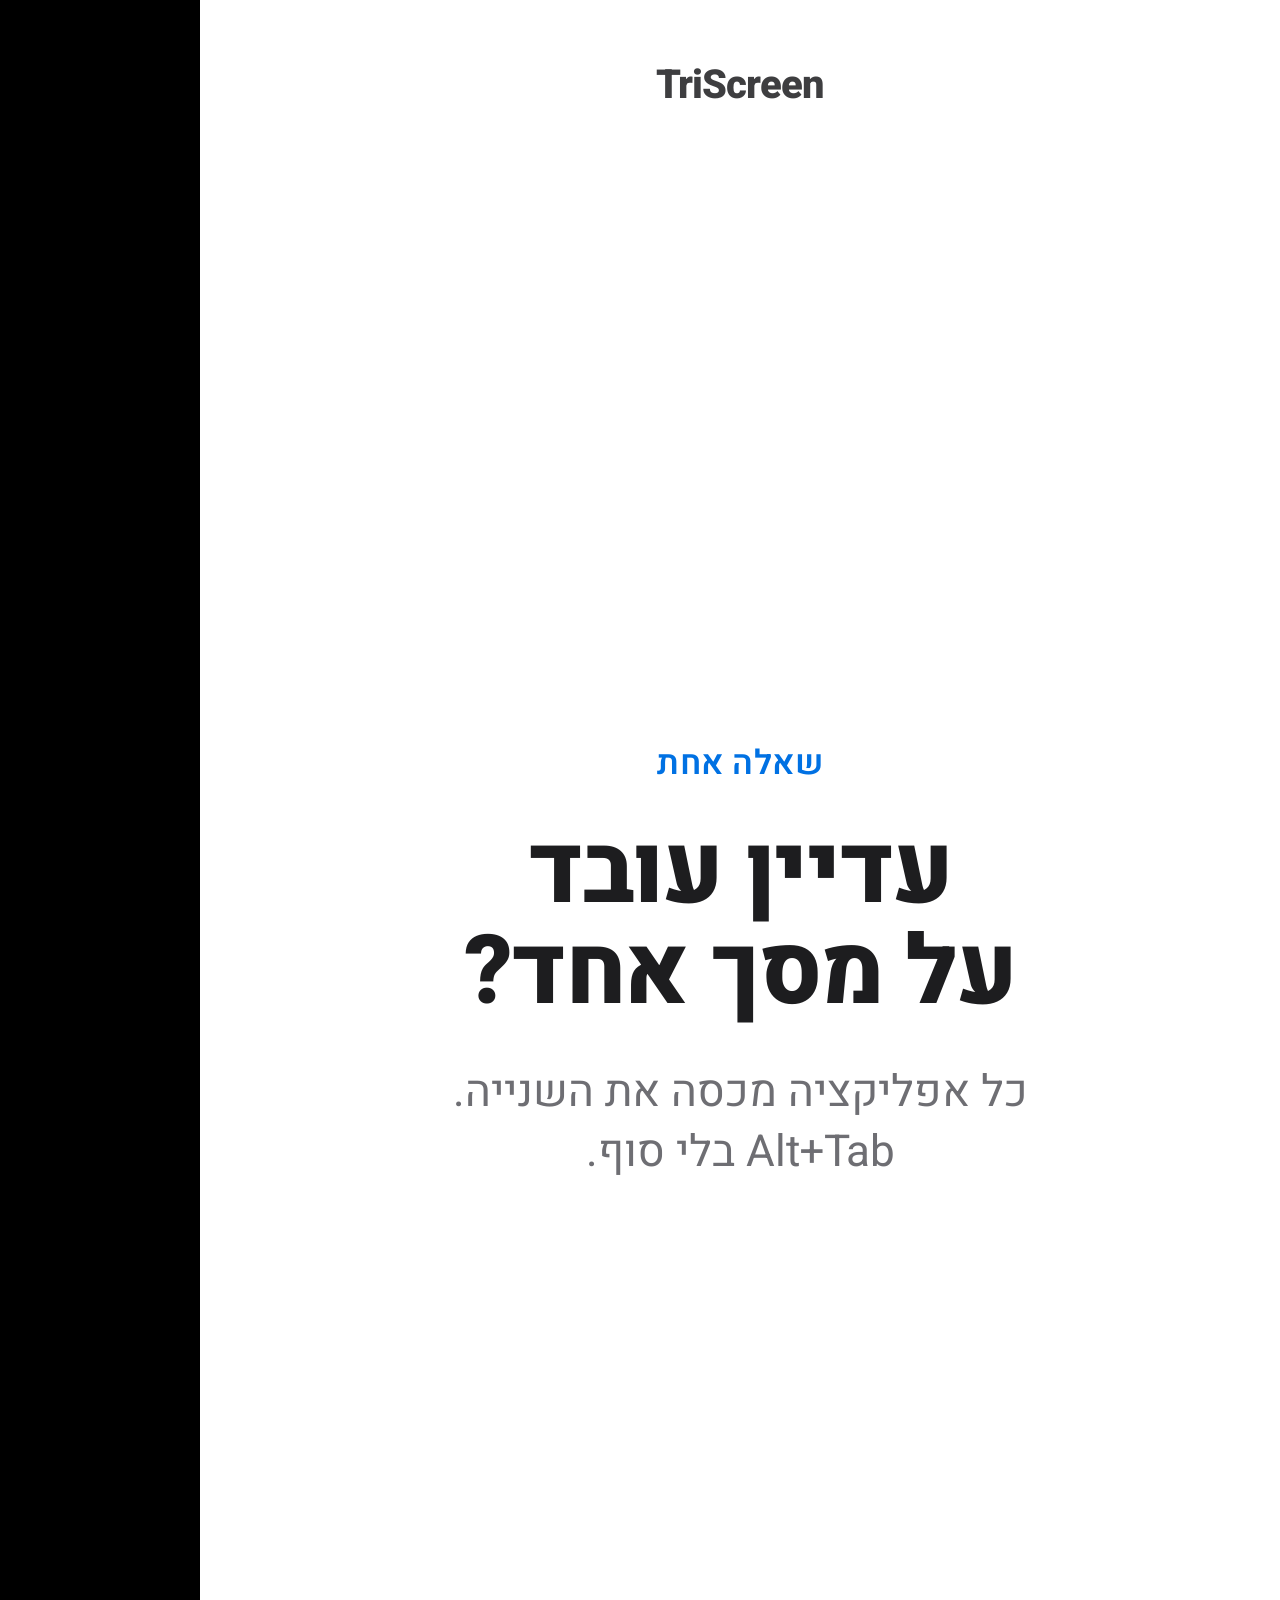
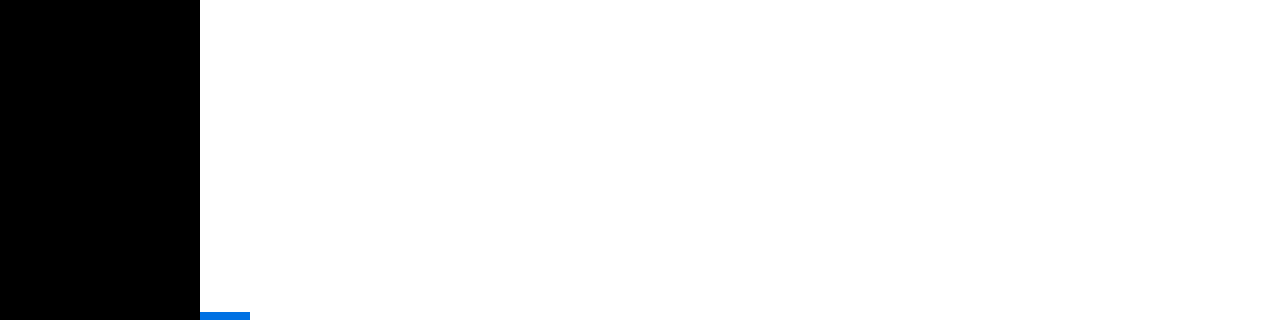
<file: promo/video.html>
<!DOCTYPE html>
<html lang="he" dir="rtl">
<head>
<meta charset="UTF-8" />
<meta name="viewport" content="width=1080, initial-scale=1" />
<title>TriScreen — Promo</title>
<link rel="preconnect" href="https://fonts.googleapis.com" />
<link rel="preconnect" href="https://fonts.gstatic.com" crossorigin />
<link href="https://fonts.googleapis.com/css2?family=Heebo:wght@300;400;500;600;700;800;900&display=swap" rel="stylesheet" />
<style>
  :root{
    --white:#fff; --gray-bg:#f5f5f7; --black:#000; --text:#1d1d1f;
    --text-2:#6e6e73; --text-3:#86868b; --blue:#0071e3; --green:#34c759;
  }
  *,*::before,*::after{box-sizing:border-box;margin:0;padding:0;}
  html,body{width:1080px;height:1920px;overflow:hidden;}
  body{
    font-family:'Heebo',-apple-system,sans-serif;
    background:#000;color:var(--text);direction:rtl;text-align:center;
    -webkit-font-smoothing:antialiased;position:relative;
  }
  .stage{position:absolute;inset:0;width:1080px;height:1920px;overflow:hidden;}

  /* Each scene fills the stage */
  .scene{
    position:absolute;inset:0;display:flex;flex-direction:column;
    align-items:center;justify-content:center;padding:0 90px;
    opacity:0;visibility:hidden;transition:opacity .6s ease, visibility .6s;
  }
  .scene.active{opacity:1;visibility:visible;}

  .bg-light{background:var(--white);}
  .bg-gray{background:var(--gray-bg);}
  .bg-dark{background:#000;color:#fff;}

  .eyebrow{
    font-size:34px;font-weight:600;letter-spacing:.5px;color:var(--blue);
    margin-bottom:34px;text-transform:uppercase;
    opacity:0;transform:translateY(20px);
  }
  .active .eyebrow{animation:rise .8s .1s forwards cubic-bezier(.2,.7,.2,1);}

  h1{font-size:96px;line-height:1.05;font-weight:800;letter-spacing:-1.5px;
     opacity:0;transform:translateY(30px);}
  .active h1{animation:rise .9s .25s forwards cubic-bezier(.2,.7,.2,1);}

  .sub{font-size:44px;font-weight:400;color:var(--text-2);margin-top:40px;
       line-height:1.35;opacity:0;transform:translateY(24px);}
  .bg-dark .sub{color:#a1a1a6;}
  .active .sub{animation:rise .9s .5s forwards cubic-bezier(.2,.7,.2,1);}

  @keyframes rise{to{opacity:1;transform:translateY(0);}}

  /* ---- Scene 2 : device with three screens ---- */
  .device{position:relative;width:900px;height:560px;margin-bottom:70px;
          transform:perspective(1600px) rotateX(6deg);}
  .screens{position:absolute;inset:0;display:flex;gap:14px;
           align-items:flex-end;justify-content:center;}
  .panel{background:linear-gradient(160deg,#1a1a1c,#0a0a0b);
          border:3px solid #2a2a2e;border-radius:16px;overflow:hidden;
          box-shadow:0 30px 80px rgba(0,0,0,.5);position:relative;}
  .panel .glow{position:absolute;inset:0;opacity:.9;}
  .panel-c{width:300px;height:480px;z-index:3;transform-origin:bottom;
           transform:scale(0);}
  .panel-l,.panel-r{width:260px;height:430px;z-index:2;}
  .panel-l{transform-origin:bottom right;transform:scale(0) translateX(160px) rotateY(35deg);}
  .panel-r{transform-origin:bottom left;transform:scale(0) translateX(-160px) rotateY(-35deg);}
  .active .panel-c{animation:popC .7s .3s forwards cubic-bezier(.2,.8,.2,1);}
  .active .panel-l{animation:popL .8s .6s forwards cubic-bezier(.2,.8,.2,1);}
  .active .panel-r{animation:popR .8s .6s forwards cubic-bezier(.2,.8,.2,1);}
  @keyframes popC{to{transform:scale(1);}}
  @keyframes popL{to{transform:scale(1) translateX(0) rotateY(18deg);}}
  @keyframes popR{to{transform:scale(1) translateX(0) rotateY(-18deg);}}
  .g-blue{background:linear-gradient(150deg,#0071e3,#00c6ff);}
  .g-purple{background:linear-gradient(150deg,#7b2ff7,#f107a3);}
  .g-green{background:linear-gradient(150deg,#11998e,#38ef7d);}
  .stand{position:absolute;bottom:-40px;left:50%;transform:translateX(-50%);
         width:520px;height:40px;background:linear-gradient(180deg,#c8c8cc,#8e8e93);
         border-radius:0 0 24px 24px;}

  /* mini UI inside panels */
  .ui{position:absolute;inset:18px;display:flex;flex-direction:column;gap:12px;}
  .ui .bar{height:16px;border-radius:6px;background:rgba(255,255,255,.28);}
  .ui .bar.s{width:55%;} .ui .bar.m{width:75%;} .ui .bar.l{width:92%;}
  .ui .chart{margin-top:8px;height:120px;border-radius:10px;
             background:rgba(255,255,255,.14);position:relative;overflow:hidden;}
  .ui .chart::after{content:"";position:absolute;left:0;bottom:0;width:100%;height:60%;
     background:linear-gradient(180deg,transparent,rgba(255,255,255,.25));
     clip-path:polygon(0 80%,15% 60%,30% 72%,45% 40%,60% 55%,75% 25%,90% 45%,100% 20%,100% 100%,0 100%);}
  .ui .bars{margin-top:auto;display:flex;gap:10px;align-items:flex-end;height:120px;}
  .ui .bars span{flex:1;background:rgba(255,255,255,.4);border-radius:5px;}

  /* ---- numbers scene ---- */
  .numbers{display:grid;grid-template-columns:1fr 1fr;gap:70px 40px;margin-top:20px;}
  .num-item{opacity:0;transform:translateY(30px) scale(.9);}
  .active .num-item{animation:rise .7s forwards cubic-bezier(.2,.8,.2,1);}
  .active .num-item:nth-child(1){animation-delay:.2s;}
  .active .num-item:nth-child(2){animation-delay:.35s;}
  .active .num-item:nth-child(3){animation-delay:.5s;}
  .active .num-item:nth-child(4){animation-delay:.65s;}
  .num{font-size:130px;font-weight:800;letter-spacing:-3px;line-height:1;
       background:linear-gradient(135deg,#0071e3,#00c6ff);
       -webkit-background-clip:text;background-clip:text;color:transparent;}
  .num .unit{font-size:64px;}
  .num-label{font-size:36px;color:var(--text-2);margin-top:14px;font-weight:500;}

  /* ---- features scene ---- */
  .feature{display:flex;flex-direction:column;align-items:center;gap:40px;}
  .feat-row{display:flex;align-items:center;gap:34px;width:100%;
            background:rgba(255,255,255,.06);border:1px solid rgba(255,255,255,.12);
            border-radius:28px;padding:44px 48px;text-align:right;
            opacity:0;transform:translateX(-40px);}
  .active .feat-row{animation:slideIn .7s forwards cubic-bezier(.2,.8,.2,1);}
  .active .feat-row:nth-child(1){animation-delay:.2s;}
  .active .feat-row:nth-child(2){animation-delay:.45s;}
  .active .feat-row:nth-child(3){animation-delay:.7s;}
  @keyframes slideIn{to{opacity:1;transform:translateX(0);}}
  .feat-ic{width:110px;height:110px;flex:0 0 110px;border-radius:26px;
           display:flex;align-items:center;justify-content:center;font-size:60px;
           background:linear-gradient(150deg,#0071e3,#00c6ff);}
  .feat-t h3{font-size:46px;font-weight:700;margin-bottom:10px;}
  .feat-t p{font-size:32px;color:#a1a1a6;line-height:1.35;}

  /* ---- price scene ---- */
  .price-wrap{display:flex;flex-direction:column;align-items:center;}
  .price-old{font-size:44px;color:var(--text-3);text-decoration:line-through;
             opacity:0;}
  .active .price-old{animation:rise .6s .2s forwards;}
  .price{font-size:180px;font-weight:800;letter-spacing:-4px;line-height:1;
         margin-top:6px;opacity:0;transform:scale(.7);}
  .active .price{animation:pop .8s .4s forwards cubic-bezier(.2,.9,.2,1);}
  @keyframes pop{to{opacity:1;transform:scale(1);}}
  .price .cur{font-size:100px;}
  .free{font-size:40px;color:var(--green);font-weight:600;margin-top:24px;opacity:0;}
  .active .free{animation:rise .6s .9s forwards;}
  .cta{margin-top:70px;background:var(--blue);color:#fff;font-size:52px;
       font-weight:600;padding:34px 90px;border-radius:980px;opacity:0;
       transform:translateY(30px);box-shadow:0 20px 60px rgba(0,113,227,.5);}
  .active .cta{animation:rise .7s 1.1s forwards cubic-bezier(.2,.8,.2,1),
                        pulse 1.6s 1.9s infinite;}
  @keyframes pulse{0%,100%{transform:scale(1);}50%{transform:scale(1.05);}}
  .wa{margin-top:38px;font-size:34px;color:#25D366;font-weight:600;opacity:0;
      display:flex;align-items:center;gap:14px;}
  .active .wa{animation:rise .6s 1.4s forwards;}
  .logo-final{font-size:120px;font-weight:800;letter-spacing:-3px;
              margin-bottom:50px;opacity:0;transform:translateY(30px);
              background:linear-gradient(135deg,#fff,#a1a1a6);
              -webkit-background-clip:text;background-clip:text;color:transparent;}
  .active .logo-final{animation:rise .8s .1s forwards cubic-bezier(.2,.8,.2,1);}

  /* progress bar (subtle) */
  .prog{position:absolute;bottom:0;left:0;height:8px;width:0;background:var(--blue);
        z-index:99;}
  .logo-mini{position:absolute;top:56px;left:50%;transform:translateX(-50%);
             font-size:40px;font-weight:800;letter-spacing:-1px;z-index:50;
             color:var(--text);opacity:.0;transition:opacity .5s,color .5s;}
  .logo-mini.on{opacity:.85;}
  .logo-mini.light{color:#fff;}
</style>
</head>
<body>
<div class="stage" id="stage">

  <div class="logo-mini" id="logoMini">TriScreen</div>

  <!-- Scene 1 : Hook -->
  <section class="scene bg-light" data-scene="1">
    <div class="eyebrow">שאלה אחת</div>
    <h1>עדיין עובד<br/>על מסך אחד?</h1>
    <div class="sub">כל אפליקציה מכסה את השנייה.<br/>Alt+Tab בלי סוף.</div>
  </section>

  <!-- Scene 2 : Reveal -->
  <section class="scene bg-dark" data-scene="2">
    <div class="device">
      <div class="screens">
        <div class="panel panel-l"><div class="glow g-purple"></div>
          <div class="ui"><div class="bar l"></div><div class="bar m"></div>
            <div class="chart"></div><div class="bar s"></div></div></div>
        <div class="panel panel-c"><div class="glow g-blue"></div>
          <div class="ui"><div class="bar m"></div><div class="bar l"></div>
            <div class="chart"></div><div class="bar s"></div><div class="bar m"></div></div></div>
        <div class="panel panel-r"><div class="glow g-green"></div>
          <div class="ui"><div class="bar s"></div>
            <div class="bars"><span style="height:40%"></span><span style="height:72%"></span>
              <span style="height:55%"></span><span style="height:88%"></span><span style="height:63%"></span></div>
            <div class="bar m"></div></div></div>
      </div>
      <div class="stand"></div>
    </div>
    <h1 style="color:#fff">שלושה מסכים.<br/>אפשרויות אינסופיות.</h1>
    <div class="sub">TriScreen Pro 15.6" — מסך נייד משולש.</div>
  </section>

  <!-- Scene 3 : Numbers -->
  <section class="scene bg-gray" data-scene="3">
    <div class="eyebrow">המספרים שחשובים</div>
    <div class="numbers">
      <div class="num-item"><div class="num">15.6<span class="unit">"</span></div><div class="num-label">מסך בכל צד</div></div>
      <div class="num-item"><div class="num">1080<span class="unit">P</span></div><div class="num-label">Full HD חד</div></div>
      <div class="num-item"><div class="num">10<span class="unit">″</span></div><div class="num-label">שניות הרכבה</div></div>
      <div class="num-item"><div class="num">3×</div><div class="num-label">יותר שטח עבודה</div></div>
    </div>
  </section>

  <!-- Scene 4 : Features -->
  <section class="scene bg-dark" data-scene="4">
    <div class="feature">
      <div class="feat-row">
        <div class="feat-ic">🔌</div>
        <div class="feat-t"><h3>כבל USB-C אחד</h3><p>ללא דרייברים, ללא התקנה. Mac, Windows ו-Linux.</p></div>
      </div>
      <div class="feat-row">
        <div class="feat-ic">🎒</div>
        <div class="feat-t"><h3>1.3 ק"ג בלבד</h3><p>נכנס לתיק הלפטופ. שטח העבודה הולך איתך.</p></div>
      </div>
      <div class="feat-row">
        <div class="feat-ic">🛡️</div>
        <div class="feat-t"><h3>30 יום החזר מלא</h3><p>לא אהבת? מחזירים כסף. בלי שאלות.</p></div>
      </div>
    </div>
  </section>

  <!-- Scene 5 : Who -->
  <section class="scene bg-light" data-scene="5">
    <div class="eyebrow">מי משתמש בו</div>
    <h1>עובד לכולם.<br/>מדויק לך.</h1>
    <div class="sub">מפתחים · סוחרים · עובדי היי-טק<br/>עורכי תוכן · סטודנטים</div>
  </section>

  <!-- Scene 6 : Price + CTA -->
  <section class="scene bg-dark" data-scene="6">
    <div class="logo-final">TriScreen</div>
    <div class="price-wrap">
      <div class="price-old">1,499 ₪</div>
      <div class="price">1,099<span class="cur"> ₪</span></div>
      <div class="free">✓ כולל משלוח חינם</div>
    </div>
    <div class="cta">הזמן עכשיו ←</div>
    <div class="wa">💬 זמינים בוואטסאפ</div>
  </section>

  <div class="prog" id="prog"></div>
</div>

<script>
  const scenes=[...document.querySelectorAll('.scene')];
  const prog=document.getElementById('prog');
  const logoMini=document.getElementById('logoMini');
  // scene start times (ms)  -> [scene index (1-based), enter time]
  const timeline=[
    {i:1,t:0,dark:false},
    {i:2,t:4200,dark:true},
    {i:3,t:9600,dark:false},
    {i:4,t:14200,dark:true},
    {i:5,t:20000,dark:false},
    {i:6,t:24600,dark:true},
  ];
  const TOTAL=30000;
  function show(idx){
    scenes.forEach(s=>s.classList.toggle('active', +s.dataset.scene===idx));
  }
  function run(){
    const start=performance.now();
    timeline.forEach(step=>{
      setTimeout(()=>{
        show(step.i);
        logoMini.classList.add('on');
        logoMini.classList.toggle('light', step.dark);
      }, step.t);
    });
    function tick(now){
      const p=Math.min((now-start)/TOTAL,1);
      prog.style.width=(p*100)+'%';
      if(p<1) requestAnimationFrame(tick);
      else document.body.dataset.done="1";
    }
    requestAnimationFrame(tick);
  }
  // signal ready, autostart
  window.__start=run;
  window.addEventListener('load',()=>{ if(!window.__manual) run(); });
</script>
</body>
</html>
</file>
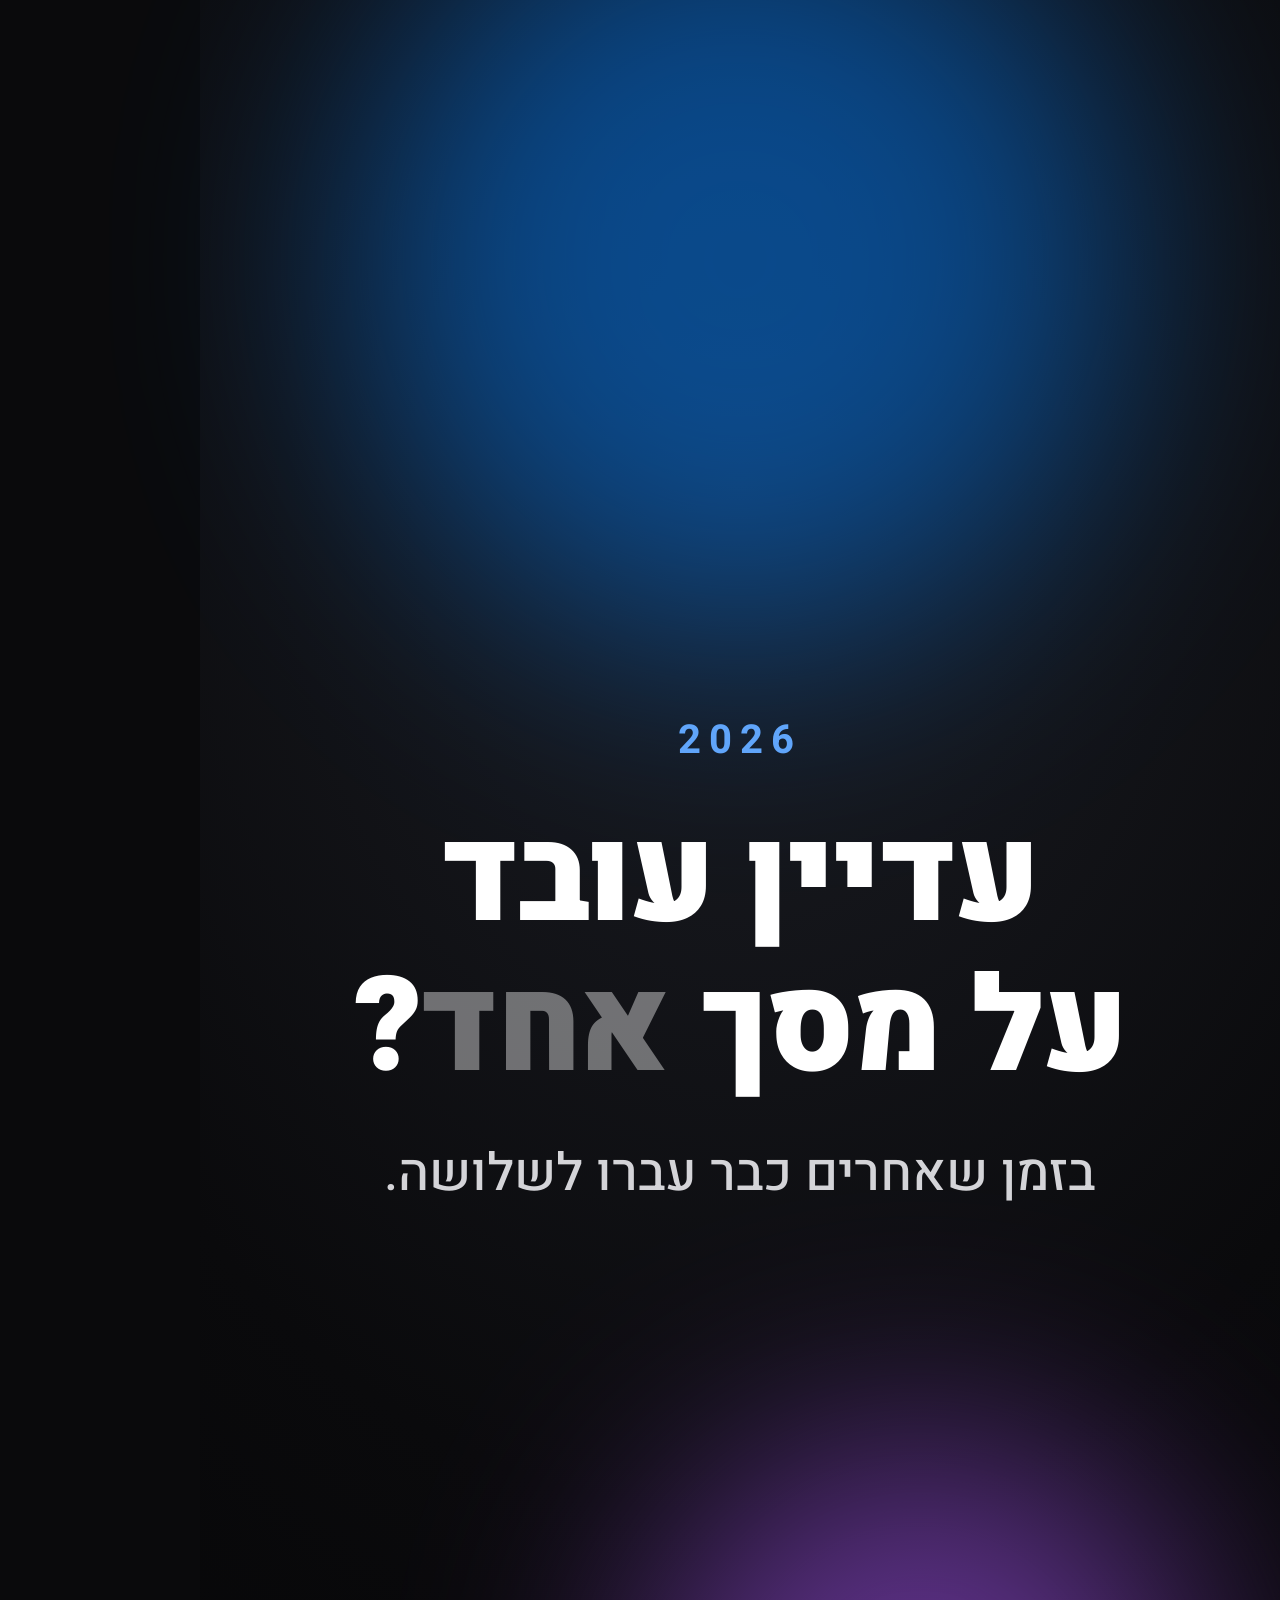
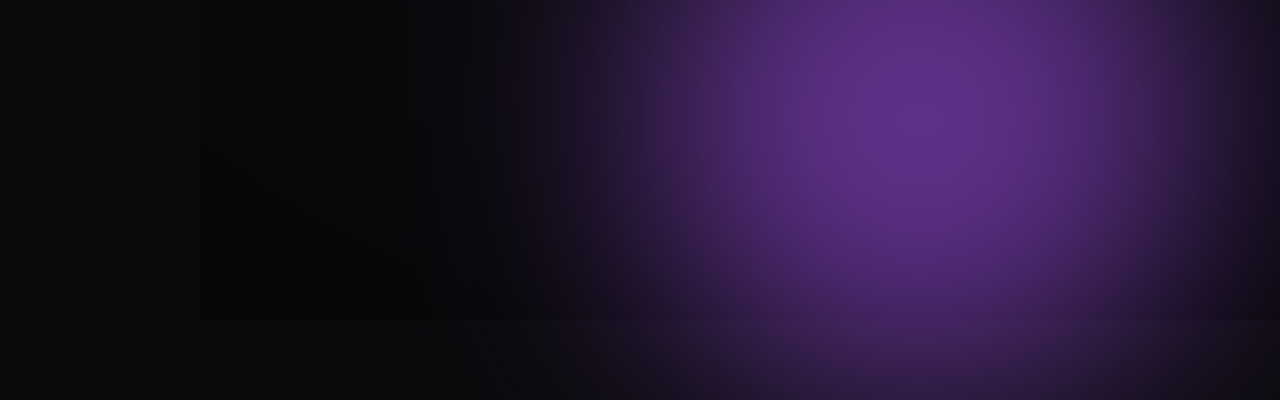
<file: media/video-source/scenes.html>
<!DOCTYPE html>
<html lang="he" dir="rtl">
<head>
<meta charset="UTF-8" />
<link rel="preconnect" href="https://fonts.googleapis.com" />
<link rel="preconnect" href="https://fonts.gstatic.com" crossorigin />
<link href="https://fonts.googleapis.com/css2?family=Heebo:wght@300;400;500;600;700;800;900&display=swap" rel="stylesheet" />
<style>
  :root{
    --blue:#0071e3; --blue2:#60a5fa; --purple:#a855f7; --orange:#f97316;
    --green:#34c759; --ink:#0a0a0c; --ink2:#161619; --white:#ffffff; --mut:#a1a1aa;
  }
  *{margin:0;padding:0;box-sizing:border-box}
  html,body{width:1080px;height:1920px;overflow:hidden}
  body{
    font-family:'Heebo','Noto Sans Hebrew','DejaVu Sans',sans-serif;
    background:var(--ink); color:var(--white);
    -webkit-font-smoothing:antialiased;
  }
  .scene{
    position:absolute;inset:0;width:1080px;height:1920px;display:none;
    flex-direction:column;align-items:center;justify-content:center;
    text-align:center;padding:120px 90px;
  }
  .scene.active{display:flex}
  /* backgrounds */
  .bg-dark{background:radial-gradient(120% 90% at 50% 25%,#1b1d24 0%,#0a0a0c 60%,#050506 100%)}
  .bg-blue{background:radial-gradient(120% 90% at 50% 30%,#0b2b52 0%,#0a1220 55%,#060810 100%)}
  .bg-offer{background:radial-gradient(130% 100% at 50% 20%,#10233f 0%,#0a0f1a 55%,#05070c 100%)}
  .glow{position:absolute;border-radius:50%;filter:blur(120px);opacity:.55;z-index:0}
  .glow.b{width:760px;height:760px;background:#0071e3;top:-120px;left:160px}
  .glow.p{width:560px;height:560px;background:#a855f7;bottom:-80px;right:80px}
  .glow.o{width:520px;height:520px;background:#f97316;bottom:120px;left:-60px;opacity:.35}
  .wrap{position:relative;z-index:2;display:flex;flex-direction:column;align-items:center;gap:34px;width:100%}

  .kicker{font-size:40px;font-weight:700;letter-spacing:8px;color:var(--blue2);text-transform:uppercase}
  .kicker.orange{color:#ffb27a}
  .huge{font-size:132px;font-weight:900;line-height:1.14;letter-spacing:-2px}
  .big{font-size:112px;font-weight:900;line-height:1.05;letter-spacing:-1px}
  .sub{font-size:52px;font-weight:500;color:#d4d4d8;line-height:1.35;max-width:820px}
  .grad{background:linear-gradient(100deg,#60a5fa 0%,#0071e3 40%,#a855f7 100%);-webkit-background-clip:text;background-clip:text;color:transparent}
  .grad-warm{background:linear-gradient(100deg,#fbbf24 0%,#f97316 55%,#ef4444 100%);-webkit-background-clip:text;background-clip:text;color:transparent}
  .dim{opacity:.4}

  .pill-row{display:flex;gap:28px;flex-wrap:wrap;justify-content:center;margin-top:14px}
  .pill{font-size:48px;font-weight:700;padding:26px 46px;border-radius:26px;
    background:rgba(255,255,255,.07);border:1.5px solid rgba(255,255,255,.16);backdrop-filter:blur(6px)}
  .pill .u{font-size:30px;font-weight:600;color:var(--mut);display:block;margin-top:6px}
  .chip{display:inline-flex;align-items:center;gap:16px;font-size:40px;font-weight:700;
    padding:20px 40px;border-radius:999px;background:rgba(0,113,227,.18);
    border:1.5px solid rgba(96,165,250,.5);color:#cfe4ff}

  .stars{font-size:96px;letter-spacing:10px;color:#ffcf33}
  .quote{font-size:60px;font-weight:700;line-height:1.35;max-width:840px}
  .who{font-size:40px;color:var(--mut);font-weight:500}

  /* price */
  .price{display:flex;align-items:baseline;justify-content:center;gap:34px;direction:ltr;width:100%}
  .was{font-size:60px;font-weight:600;color:#8a8a92;text-decoration:line-through;text-decoration-thickness:5px}
  .now{font-size:168px;font-weight:900;line-height:.9}
  .cur{font-size:82px;font-weight:800}
  .cta-btn{margin-top:20px;font-size:66px;font-weight:800;padding:44px 90px;border-radius:999px;
    background:linear-gradient(100deg,#0071e3,#3b9bff);color:#fff;
    box-shadow:0 30px 80px rgba(0,113,227,.55)}
  .url{font-size:46px;font-weight:700;color:#8fbaff;letter-spacing:2px;margin-top:8px;direction:ltr}
  .badges{display:flex;gap:24px;flex-wrap:wrap;justify-content:center}
  .badge{font-size:38px;font-weight:600;padding:18px 34px;border-radius:18px;
    background:rgba(52,199,89,.14);border:1.5px solid rgba(52,199,89,.4);color:#8ff0ad}

  /* triple-screen device (reused from store) */
  .device{position:relative;width:640px;margin:10px auto 0;filter:drop-shadow(0 40px 90px rgba(0,113,227,.4))}
  .trio{display:flex;gap:14px;justify-content:center;align-items:flex-end}
  .panel{width:196px;height:300px;border-radius:16px;background:linear-gradient(160deg,#20242e,#0d0f14);
    border:2px solid rgba(255,255,255,.1);padding:16px;display:flex;flex-direction:column;gap:12px;overflow:hidden}
  .panel.c{height:340px;border-color:rgba(96,165,250,.45);box-shadow:0 0 60px rgba(0,113,227,.4)}
  .bar{height:14px;border-radius:6px;background:rgba(255,255,255,.14)}
  .bar.a{background:linear-gradient(90deg,#0071e3,#60a5fa);width:70%}
  .bar.o{background:linear-gradient(90deg,#f97316,#fbbf24);width:55%}
  .bar.p{background:linear-gradient(90deg,#a855f7,#c084fc);width:80%}
  .bars{display:flex;gap:10px;align-items:flex-end;height:120px;margin-top:auto}
  .bars i{flex:1;border-radius:6px 6px 0 0;background:linear-gradient(180deg,#60a5fa,#0071e3)}
  .base{height:26px;background:linear-gradient(180deg,#2a2e38,#15171d);border-radius:0 0 20px 20px;margin:0 22px;
    border:2px solid rgba(255,255,255,.08);border-top:none}
</style>
</head>
<body>

<!-- 1 HOOK -->
<section class="scene bg-dark" data-scene="1">
  <div class="glow b"></div><div class="glow p"></div>
  <div class="wrap">
    <div class="kicker">2026</div>
    <div class="huge">עדיין עובד<br>על מסך <span class="dim">אחד</span>?</div>
    <div class="sub">בזמן שאחרים כבר עברו לשלושה.</div>
  </div>
</section>

<!-- 2 REVEAL -->
<section class="scene bg-blue" data-scene="2">
  <div class="glow b"></div><div class="glow p"></div>
  <div class="wrap">
    <div class="kicker">תכיר את</div>
    <div class="big grad">TriScreen&nbsp;Pro</div>
    <div class="sub">מסך נייד <b>משולש</b> 15.6״ שנפתח מהלפטופ שלך</div>
    <div class="device">
      <div class="trio">
        <div class="panel"><div class="bar a"></div><div class="bar"></div><div class="bar o"></div><div class="bars"><i style="height:40%"></i><i style="height:70%"></i><i style="height:55%"></i></div></div>
        <div class="panel c"><div class="bar a"></div><div class="bar p"></div><div class="bar"></div><div class="bar o"></div><div class="bars"><i style="height:60%"></i><i style="height:88%"></i><i style="height:72%"></i><i style="height:95%"></i></div></div>
        <div class="panel"><div class="bar p"></div><div class="bar"></div><div class="bar a"></div><div class="bars"><i style="height:50%"></i><i style="height:80%"></i><i style="height:65%"></i></div></div>
      </div>
      <div class="base"></div>
    </div>
  </div>
</section>

<!-- 3 3x -->
<section class="scene bg-dark" data-scene="3">
  <div class="glow b"></div><div class="glow o"></div>
  <div class="wrap">
    <div class="huge grad" style="font-size:340px">3×</div>
    <div class="big">יותר שטח עבודה</div>
    <div class="sub">שלושה מסכים במקום אחד. הכל פתוח, כלום לא מסתתר.</div>
  </div>
</section>

<!-- 4 SETUP -->
<section class="scene bg-blue" data-scene="4">
  <div class="glow b"></div>
  <div class="wrap">
    <div class="kicker">פשוט חבר. פשוט עבוד.</div>
    <div class="big"><span class="grad">USB-C</span> אחד.</div>
    <div class="sub">בלי דרייברים · בלי התקנה · בלי חשמל נוסף</div>
    <div class="chip">⚡ 10 שניות הרכבה</div>
  </div>
</section>

<!-- 5 SPECS -->
<section class="scene bg-dark" data-scene="5">
  <div class="glow p"></div><div class="glow b"></div>
  <div class="wrap">
    <div class="kicker">המפרט שחשוב</div>
    <div class="pill-row">
      <div class="pill">15.6״<span class="u">מסך בכל צד</span></div>
      <div class="pill">Full&nbsp;HD<span class="u">1080p חד</span></div>
      <div class="pill">1.3 ק״ג<span class="u">הולך לכל מקום</span></div>
    </div>
  </div>
</section>

<!-- 6 COMPAT -->
<section class="scene bg-blue" data-scene="6">
  <div class="glow b"></div><div class="glow p"></div>
  <div class="wrap">
    <div class="big">עובד עם <span class="grad">הכל</span>.</div>
    <div class="pill-row">
      <div class="pill">Mac</div>
      <div class="pill">Windows</div>
      <div class="pill">Linux</div>
    </div>
    <div class="sub">כל לפטופ עם USB-C — מזהה אוטומטית.</div>
  </div>
</section>

<!-- 7 REVIEWS -->
<section class="scene bg-dark" data-scene="7">
  <div class="glow o"></div><div class="glow b"></div>
  <div class="wrap">
    <div class="stars">★★★★★</div>
    <div class="quote">"לא מבין איך עבדתי בלי זה."</div>
    <div class="who">יובל כ. · מפתח Full-Stack, תל אביב</div>
    <div class="chip" style="margin-top:10px">מאות לקוחות מרוצים בישראל</div>
  </div>
</section>

<!-- 8 OFFER -->
<section class="scene bg-offer" data-scene="8">
  <div class="glow b"></div><div class="glow p"></div>
  <div class="wrap">
    <div class="kicker orange">מבצע השקה</div>
    <div class="price">
      <span class="was">1,499&nbsp;₪</span>
      <span><span class="now grad">1,099</span><span class="cur grad">&nbsp;₪</span></span>
    </div>
    <div class="badges">
      <div class="badge">✓ משלוח חינם</div>
      <div class="badge">✓ 30 יום החזרה</div>
      <div class="badge">✓ תמיכה בעברית</div>
    </div>
    <div class="cta-btn">הזמן עכשיו ←</div>
    <div class="url">triscreen.co.il</div>
  </div>
</section>

<script>
  const p = new URLSearchParams(location.search);
  const s = p.get('s') || '1';
  document.querySelectorAll('.scene').forEach(el=>{
    el.classList.toggle('active', el.dataset.scene===s);
  });
  window.__ready = false;
  (async()=>{ try{ await document.fonts.ready; }catch(e){}; window.__ready=true; })();
</script>
</body>
</html>
</file>
<file: store.css>
/* =====================================================
   TriScreen IL — Apple-inspired Design System
   ===================================================== */

*, *::before, *::after { box-sizing: border-box; margin: 0; padding: 0; }

:root {
  /* Apple's exact palette */
  --white:      #ffffff;
  --gray-bg:    #f5f5f7;
  --black:      #000000;
  --text:       #1d1d1f;
  --text-2:     #6e6e73;
  --text-3:     #86868b;
  --blue:       #0071e3;
  --blue-hover: #0077ed;
  --green:      #34c759;

  /* Layout */
  --content:    980px;
  --wide:       1200px;
  --radius-sm:  12px;
  --radius:     18px;
  --radius-lg:  28px;
}

html { scroll-behavior: smooth; }

body {
  font-family: 'Heebo', -apple-system, sans-serif;
  background: var(--white);
  color: var(--text);
  direction: rtl;
  text-align: right;
  -webkit-font-smoothing: antialiased;
  overflow-x: hidden;
}

/* ====================================================
   BUTTONS
   ==================================================== */
.btn-apple-blue {
  display: inline-block;
  background: var(--blue);
  color: var(--white);
  padding: 12px 22px;
  border-radius: 980px;
  font-size: 17px;
  font-weight: 500;
  font-family: 'Heebo', sans-serif;
  text-decoration: none;
  border: none;
  cursor: pointer;
  transition: background 0.2s ease;
}
.btn-apple-blue:hover { background: var(--blue-hover); }

.btn-apple-link {
  display: inline-block;
  color: var(--blue);
  font-size: 17px;
  font-weight: 400;
  text-decoration: none;
  transition: opacity 0.2s;
}
.btn-apple-link:hover { opacity: 0.7; }

/* ====================================================
   NAV
   ==================================================== */
.nav {
  position: fixed;
  top: 0; left: 0; right: 0;
  height: 44px;
  background: rgba(255,255,255,0.85);
  backdrop-filter: saturate(180%) blur(20px);
  -webkit-backdrop-filter: saturate(180%) blur(20px);
  border-bottom: 1px solid rgba(0,0,0,0.08);
  z-index: 999;
  transition: background 0.3s;
}
.nav.dark {
  background: rgba(0,0,0,0.85);
  border-bottom-color: rgba(255,255,255,0.08);
}
.nav.dark .nav-logo,
.nav.dark .nav-links a,
.nav.dark .nav-cta { color: rgba(255,255,255,0.85); }
.nav-inner {
  max-width: var(--wide);
  margin: 0 auto;
  height: 100%;
  display: flex;
  align-items: center;
  justify-content: space-between;
  padding: 0 20px;
}
.nav-logo {
  font-size: 21px;
  font-weight: 700;
  color: var(--text);
  letter-spacing: -0.5px;
}
.nav-links {
  display: flex;
  gap: 28px;
  position: absolute;
  left: 50%;
  transform: translateX(-50%);
}
.nav-links a {
  font-size: 12px;
  color: var(--text);
  text-decoration: none;
  opacity: 0.85;
  transition: opacity 0.15s;
}
.nav-links a:hover { opacity: 1; }
.nav-cta {
  font-size: 12px;
  color: var(--blue);
  text-decoration: none;
  white-space: nowrap;
}

/* ====================================================
   HERO
   ==================================================== */
.hero {
  background: var(--black);
  min-height: 100svh;
  display: flex;
  flex-direction: column;
  align-items: center;
  justify-content: center;
  padding: 100px 24px 60px;
  text-align: center;
  overflow: hidden;
}
.hero-eyebrow {
  display: inline-block;
  font-size: 13px;
  font-weight: 600;
  color: var(--blue);
  letter-spacing: 0.05em;
  text-transform: uppercase;
  margin-bottom: 16px;
}
.hero-title {
  font-size: clamp(48px, 8vw, 88px);
  font-weight: 800;
  color: var(--white);
  line-height: 1.05;
  letter-spacing: -0.03em;
  margin-bottom: 20px;
}
.hero-sub {
  font-size: clamp(17px, 2.5vw, 21px);
  font-weight: 300;
  color: rgba(255,255,255,0.62);
  max-width: 500px;
  margin-bottom: 32px;
  line-height: 1.5;
}
.hero-ctas {
  display: flex;
  align-items: center;
  gap: 24px;
  justify-content: center;
  margin-bottom: 64px;
  flex-wrap: wrap;
}

/* ====================================================
   DEVICE MOCKUP
   ==================================================== */
.hero-visual {
  position: relative;
  width: 100%;
  max-width: 740px;
  margin-bottom: 40px;
}
.device { position: relative; }
.screen-trio {
  display: flex;
  align-items: flex-end;
  justify-content: center;
  gap: 2px;
  position: relative;
}
.panel {
  border-radius: 6px 6px 2px 2px;
  overflow: hidden;
  border: 1.5px solid rgba(255,255,255,0.12);
  background: #0d1117;
  flex-shrink: 0;
}
.panel-l, .panel-r {
  width: 230px;
  height: 148px;
}
.panel-l { transform: perspective(600px) rotateY(7deg) translateX(4px); opacity: 0.88; }
.panel-r { transform: perspective(600px) rotateY(-7deg) translateX(-4px); opacity: 0.88; }
.panel-c {
  width: 260px;
  height: 170px;
  border-color: rgba(255,255,255,0.22);
  z-index: 2;
  box-shadow: 0 0 60px rgba(0,113,227,0.12);
}
.panel-inner {
  padding: 10px;
  height: 100%;
  display: flex;
  flex-direction: column;
  gap: 7px;
  font-family: 'Courier New', monospace;
  font-size: 9px;
  line-height: 1.4;
  color: rgba(255,255,255,0.7);
}
.ui-topbar {
  height: 5px;
  border-radius: 2px;
  background: linear-gradient(90deg, var(--blue), #a855f7);
  width: 55%;
}
.ui-topbar.main { width: 75%; }
.ui-topbar.accent { background: linear-gradient(90deg, #f97316, #eab308); width: 50%; }
.ui-row {
  height: 4px;
  border-radius: 2px;
  background: rgba(255,255,255,0.08);
  width: 90%;
}
.ui-row.r1 { width: 70%; }
.ui-row.r2 { width: 50%; }
.ui-row.r3 { width: 80%; }
.ui-chart {
  flex: 1;
  border-radius: 4px;
  background: linear-gradient(180deg, rgba(0,113,227,0.05), rgba(0,113,227,0.18));
  border-bottom: 1.5px solid rgba(0,113,227,0.5);
  position: relative;
  overflow: hidden;
}
.chart-line {
  position: absolute;
  bottom: 0; left: 0; right: 0;
  height: 60%;
  background: linear-gradient(90deg,
    transparent 0%, transparent 10%,
    rgba(0,113,227,0.6) 25%,
    rgba(0,113,227,0.3) 40%,
    rgba(0,113,227,0.8) 60%,
    rgba(0,113,227,0.5) 80%,
    rgba(0,113,227,0.7) 100%
  );
  clip-path: polygon(0 100%, 10% 40%, 25% 55%, 40% 30%, 60% 45%, 80% 20%, 100% 35%, 100% 100%);
}
.ui-code {
  flex: 1;
  font-size: 8px;
  line-height: 1.7;
  color: rgba(255,255,255,0.55);
  white-space: pre;
}
.c-purple { color: #a855f7; }
.c-blue { color: #60a5fa; }
.c-green { color: #34d399; }
.c-orange { color: #f97316; }
.ui-bars {
  flex: 1;
  display: flex;
  align-items: flex-end;
  gap: 5px;
}
.bar {
  flex: 1;
  background: linear-gradient(180deg, #f97316, rgba(249,115,22,0.3));
  border-radius: 2px 2px 0 0;
  transition: height 0.5s ease;
}
.hinge {
  height: 3px;
  background: linear-gradient(180deg, #2a2a2a, #1a1a1a);
  border-radius: 0 0 2px 2px;
  margin: 0 40px;
}
.base {
  background: linear-gradient(180deg, #1c1c1e, #111);
  border-radius: 0 0 10px 10px;
  padding: 6px 20px 4px;
  margin: 0 16px;
}
.keyboard-strip {
  height: 26px;
  border-radius: 3px;
  background: repeating-linear-gradient(
    90deg,
    rgba(255,255,255,0.04) 0, rgba(255,255,255,0.04) 12px,
    transparent 12px, transparent 14px
  );
}
.reflection {
  height: 20px;
  margin: 0 40px;
  background: linear-gradient(180deg, rgba(255,255,255,0.06), transparent);
  border-radius: 0 0 50% 50%;
  filter: blur(4px);
}
.hero-price-note {
  font-size: 15px;
  color: rgba(255,255,255,0.5);
}
.hero-price-note strong { color: rgba(255,255,255,0.85); }

/* ====================================================
   NUMBERS STRIP
   ==================================================== */
.numbers-strip {
  background: #1d1d1f;
  padding: 56px 24px;
}
.numbers-inner {
  max-width: var(--content);
  margin: 0 auto;
  display: flex;
  align-items: center;
  justify-content: center;
  flex-wrap: wrap;
  gap: 0;
}
.number-item {
  text-align: center;
  padding: 0 48px;
}
.num {
  font-size: clamp(40px, 5vw, 60px);
  font-weight: 700;
  color: var(--white);
  letter-spacing: -0.03em;
  line-height: 1;
}
.unit {
  font-size: 0.55em;
  font-weight: 400;
  vertical-align: middle;
  color: rgba(255,255,255,0.6);
}
.num-label {
  font-size: 14px;
  color: rgba(255,255,255,0.5);
  margin-top: 8px;
  font-weight: 400;
}
.num-divider {
  width: 1px;
  height: 48px;
  background: rgba(255,255,255,0.12);
  flex-shrink: 0;
}

/* ====================================================
   SECTION SHARED
   ==================================================== */
.section-container {
  max-width: var(--content);
  margin: 0 auto;
  padding: 0 24px;
  text-align: center;
}
.section-eyebrow {
  font-size: 13px;
  font-weight: 600;
  color: var(--blue);
  text-transform: uppercase;
  letter-spacing: 0.05em;
  margin-bottom: 14px;
}
.section-headline {
  font-size: clamp(34px, 5vw, 56px);
  font-weight: 700;
  color: var(--text);
  line-height: 1.07;
  letter-spacing: -0.025em;
}
.section-headline.light-h { color: var(--white); }

/* ====================================================
   WHY / FEATURES GRID
   ==================================================== */
.why-section {
  background: var(--white);
  padding: 100px 24px;
}
.why-section .section-container { margin-bottom: 64px; }

.features-grid {
  max-width: var(--wide);
  margin: 0 auto;
  display: grid;
  grid-template-columns: 1fr 1fr 1fr;
  grid-template-rows: auto auto;
  gap: 12px;
}
.feature-tile {
  background: var(--gray-bg);
  border-radius: var(--radius-lg);
  padding: 40px 36px;
  min-height: 320px;
  display: flex;
  flex-direction: column;
  justify-content: space-between;
  overflow: hidden;
  transition: transform 0.3s ease;
}
.feature-tile:hover { transform: scale(1.01); }
.feature-tile.tile-wide { grid-column: span 2; }
.feature-tile.tile-dark { background: #1d1d1f; }
.tile-text h3 {
  font-size: 22px;
  font-weight: 700;
  color: var(--text);
  margin-bottom: 12px;
  letter-spacing: -0.02em;
  line-height: 1.2;
}
.tile-text p {
  font-size: 15px;
  color: var(--text-2);
  line-height: 1.65;
}
.tile-text.light h3 { color: var(--white); }
.tile-text.light p { color: rgba(255,255,255,0.55); }

/* Tile Visuals */
.tile-visual {
  flex: 1;
  display: flex;
  align-items: center;
  justify-content: center;
  margin-top: 20px;
}

/* USB-C visual */
.usbc-visual { gap: 0; }
.cable-plug {
  width: 32px; height: 18px;
  background: linear-gradient(135deg, #d4d4d8, #a1a1aa);
  border-radius: 4px;
  box-shadow: inset 0 -2px 4px rgba(0,0,0,0.1);
}
.cable-line {
  width: 80px; height: 4px;
  background: linear-gradient(90deg, #a1a1aa, #71717a);
  border-radius: 2px;
}
.cable-port {
  width: 24px; height: 32px;
  background: linear-gradient(135deg, #3f3f46, #27272a);
  border-radius: 4px;
  box-shadow: inset 0 2px 8px rgba(0,0,0,0.4);
}

/* HD visual */
.hd-visual { flex-direction: column; gap: 12px; }
.pixel-grid { display: flex; flex-direction: column; gap: 3px; }
.pixel-row {
  display: flex; gap: 3px;
}
.pixel-row::before {
  content: '';
  width: 8px; height: 8px;
  border-radius: 1.5px;
  background: var(--blue);
  opacity: calc(0.3 + var(--d) * 0.2);
  display: block;
}
.pixel-row::after {
  content: '';
  flex: 1;
  height: 8px;
  border-radius: 1.5px;
  background: rgba(0,113,227,0.15);
  display: block;
}
.hd-badge {
  font-size: 28px;
  font-weight: 800;
  color: var(--blue);
  letter-spacing: 2px;
}

/* Weight visual */
.weight-visual {}
.weight-icon {
  display: flex;
  flex-direction: column;
  align-items: center;
  gap: 8px;
}
.wi-bar {
  width: 80px; height: 8px;
  background: linear-gradient(90deg, var(--blue), #a855f7);
  border-radius: 4px;
}
.wi-num {
  font-size: 40px;
  font-weight: 800;
  color: var(--text);
  letter-spacing: -0.03em;
}
.wi-num span {
  font-size: 16px;
  font-weight: 400;
  color: var(--text-2);
  margin-right: 4px;
}

/* Logos visual */
.logos-visual { gap: 10px; flex-wrap: wrap; justify-content: flex-start; align-items: flex-start; padding-top: 8px; }
.logo-pill {
  padding: 8px 20px;
  border: 1px solid rgba(255,255,255,0.2);
  border-radius: 980px;
  font-size: 14px;
  font-weight: 500;
  color: rgba(255,255,255,0.7);
}

/* Shield visual */
.shield-visual {}
.shield { width: 72px; opacity: 0.9; }
.shield svg { width: 100%; height: auto; }

/* Bolt visual */
.bolt-visual svg { width: 60px; height: auto; }

/* ====================================================
   USE CASES
   ==================================================== */
.usecases-section {
  background: #000;
  padding: 100px 24px;
}
.usecases-section .section-container { margin-bottom: 64px; }
.usecases-scroll {
  max-width: var(--wide);
  margin: 0 auto;
  display: grid;
  grid-template-columns: repeat(4, 1fr);
  gap: 12px;
}
.usecase-card {
  background: #1c1c1e;
  border-radius: var(--radius);
  padding: 36px 28px;
  border: 1px solid rgba(255,255,255,0.06);
  transition: border-color 0.3s;
}
.usecase-card:hover { border-color: rgba(255,255,255,0.15); }
.uc-icon { font-size: 40px; margin-bottom: 18px; }
.usecase-card h3 {
  font-size: 18px;
  font-weight: 600;
  color: var(--white);
  margin-bottom: 10px;
  letter-spacing: -0.01em;
}
.usecase-card p { font-size: 14px; color: rgba(255,255,255,0.5); line-height: 1.6; }

/* ====================================================
   SPECS
   ==================================================== */
.specs-section {
  background: var(--gray-bg);
  padding: 100px 24px;
}
.specs-section .section-container { margin-bottom: 64px; }
.specs-table {
  max-width: 680px;
  margin: 0 auto;
  border: 1px solid rgba(0,0,0,0.08);
  border-radius: var(--radius);
  overflow: hidden;
  background: var(--white);
}
.spec-row {
  display: flex;
  padding: 18px 28px;
  border-bottom: 1px solid rgba(0,0,0,0.06);
  gap: 24px;
}
.spec-row:last-child { border-bottom: none; }
.spec-key {
  font-size: 15px;
  color: var(--text-2);
  width: 180px;
  flex-shrink: 0;
  font-weight: 400;
}
.spec-val {
  font-size: 15px;
  color: var(--text);
  font-weight: 400;
}

/* ====================================================
   REVIEWS
   ==================================================== */
.reviews-section {
  background: var(--white);
  padding: 100px 24px;
}
.reviews-section .section-container { margin-bottom: 64px; }
.reviews-row {
  max-width: var(--wide);
  margin: 0 auto;
  display: grid;
  grid-template-columns: repeat(3, 1fr);
  gap: 20px;
}
.review {
  background: var(--gray-bg);
  border-radius: var(--radius);
  padding: 36px 32px;
}
.review-stars { font-size: 16px; color: #ff9f0a; letter-spacing: 2px; margin-bottom: 16px; }
.review blockquote {
  font-size: 16px;
  color: var(--text);
  line-height: 1.65;
  font-weight: 400;
  margin-bottom: 24px;
  font-style: normal;
}
.review footer { display: flex; align-items: center; gap: 14px; }
.reviewer-avatar {
  width: 40px; height: 40px;
  background: linear-gradient(135deg, var(--blue), #7c3aed);
  border-radius: 50%;
  display: flex; align-items: center; justify-content: center;
  color: var(--white);
  font-weight: 700;
  font-size: 18px;
  flex-shrink: 0;
}
.review cite { display: block; font-style: normal; font-weight: 600; font-size: 15px; }
.review footer span { font-size: 13px; color: var(--text-2); display: block; margin-top: 2px; }

/* ====================================================
   ORDER SECTION
   ==================================================== */
.order-section {
  background: var(--white);
  padding: 100px 24px;
  border-top: 1px solid rgba(0,0,0,0.07);
}
.order-inner {
  max-width: 600px;
  margin: 0 auto;
  text-align: center;
}
.order-title {
  font-size: clamp(32px, 5vw, 48px);
  font-weight: 700;
  color: var(--text);
  letter-spacing: -0.025em;
  margin-bottom: 8px;
}
.order-sub { font-size: 17px; color: var(--text-2); margin-bottom: 28px; }
.price-display {
  display: flex;
  align-items: baseline;
  gap: 16px;
  justify-content: center;
  margin-bottom: 40px;
}
.price-was {
  font-size: 20px;
  color: var(--text-2);
  text-decoration: line-through;
}
.price-now {
  font-size: 52px;
  font-weight: 700;
  color: var(--text);
  letter-spacing: -0.03em;
}

/* ORDER FORM */
.order-form { text-align: right; }
.form-row { display: grid; grid-template-columns: 1fr 1fr; gap: 12px; }
.form-field { margin-bottom: 12px; display: flex; flex-direction: column; gap: 6px; }
.form-field label { font-size: 13px; color: var(--text-2); font-weight: 500; }
.form-field input,
.form-field select {
  width: 100%;
  padding: 13px 16px;
  font-size: 16px;
  font-family: 'Heebo', sans-serif;
  color: var(--text);
  background: var(--gray-bg);
  border: 1.5px solid transparent;
  border-radius: 10px;
  outline: none;
  direction: rtl;
  transition: border-color 0.2s, background 0.2s;
}
.form-field input:focus,
.form-field select:focus {
  background: var(--white);
  border-color: var(--blue);
  box-shadow: 0 0 0 4px rgba(0,113,227,0.08);
}
.form-field input::placeholder { color: var(--text-3); }

/* Payment tabs */
.pay-tabs { display: flex; gap: 8px; }
.pay-tab {
  flex: 1;
  padding: 12px 8px;
  background: var(--gray-bg);
  border: 1.5px solid transparent;
  border-radius: 10px;
  font-family: 'Heebo', sans-serif;
  font-size: 14px;
  color: var(--text-2);
  cursor: pointer;
  transition: all 0.15s;
}
.pay-tab.active {
  border-color: var(--blue);
  color: var(--blue);
  background: rgba(0,113,227,0.05);
  font-weight: 600;
}

.btn-order {
  width: 100%;
  padding: 16px;
  background: var(--blue);
  color: var(--white);
  border: none;
  border-radius: 14px;
  font-size: 18px;
  font-weight: 600;
  font-family: 'Heebo', sans-serif;
  cursor: pointer;
  margin-top: 8px;
  transition: background 0.2s, transform 0.1s;
}
.btn-order:hover { background: var(--blue-hover); }
.btn-order:active { transform: scale(0.99); }
.btn-order.loading { opacity: 0.7; pointer-events: none; }

.form-trust {
  font-size: 13px;
  color: var(--text-2);
  text-align: center;
  margin-top: 14px;
}

/* ====================================================
   SUCCESS MODAL
   ==================================================== */
.modal-backdrop {
  position: fixed; inset: 0;
  background: rgba(0,0,0,0.45);
  backdrop-filter: blur(8px);
  z-index: 2000;
  display: flex; align-items: center; justify-content: center;
  opacity: 0; pointer-events: none;
  transition: opacity 0.25s;
}
.modal-backdrop.active { opacity: 1; pointer-events: all; }
.modal-card {
  background: var(--white);
  border-radius: var(--radius-lg);
  padding: 52px 44px;
  max-width: 400px;
  width: 90%;
  text-align: center;
  transform: translateY(10px);
  transition: transform 0.25s;
}
.modal-backdrop.active .modal-card { transform: translateY(0); }
.modal-check { width: 64px; height: 64px; margin: 0 auto 24px; }
.modal-check svg { width: 100%; height: 100%; }
.modal-card h2 {
  font-size: 26px; font-weight: 700; color: var(--text);
  margin-bottom: 10px; letter-spacing: -0.02em;
}
.modal-card p { font-size: 16px; color: var(--text-2); margin-bottom: 28px; line-height: 1.5; }

/* ====================================================
   FAQ
   ==================================================== */
.faq-section { background: var(--gray-bg); padding: 100px 24px; }
.faq-section .section-container { margin-bottom: 64px; }
.faq-list {
  max-width: 680px;
  margin: 0 auto;
}
.faq-item {
  border-bottom: 1px solid rgba(0,0,0,0.1);
  padding: 4px 0;
}
.faq-item:first-child { border-top: 1px solid rgba(0,0,0,0.1); }
.faq-item summary {
  font-size: 17px;
  font-weight: 500;
  color: var(--text);
  padding: 20px 0;
  cursor: pointer;
  list-style: none;
  display: flex;
  justify-content: space-between;
  align-items: center;
  gap: 12px;
}
.faq-item summary::-webkit-details-marker { display: none; }
.faq-item summary::after {
  content: '+';
  font-size: 22px;
  font-weight: 300;
  color: var(--text-2);
  flex-shrink: 0;
  transition: transform 0.2s;
}
.faq-item[open] summary::after { transform: rotate(45deg); }
.faq-item p {
  font-size: 16px;
  color: var(--text-2);
  line-height: 1.65;
  padding-bottom: 20px;
  max-width: 580px;
}

/* ====================================================
   FOOTER
   ==================================================== */
.site-footer {
  background: #f5f5f7;
  border-top: 1px solid rgba(0,0,0,0.1);
  padding: 40px 24px 80px;
}
.footer-inner {
  max-width: var(--content);
  margin: 0 auto;
  text-align: center;
}
.footer-logo {
  font-size: 19px;
  font-weight: 700;
  color: var(--text);
  margin-bottom: 20px;
  letter-spacing: -0.5px;
}
.footer-nav {
  display: flex;
  justify-content: center;
  gap: 24px;
  flex-wrap: wrap;
  margin-bottom: 20px;
}
.footer-nav a {
  font-size: 13px;
  color: var(--text-2);
  text-decoration: none;
  transition: color 0.15s;
}
.footer-nav a:hover { color: var(--text); }
.footer-copy { font-size: 12px; color: var(--text-3); }

/* ====================================================
   MOBILE STICKY BAR
   ==================================================== */
.mobile-bar {
  display: none;
  position: fixed;
  bottom: 0; left: 0; right: 0;
  padding: 12px 20px 20px;
  background: rgba(255,255,255,0.92);
  backdrop-filter: saturate(180%) blur(16px);
  border-top: 1px solid rgba(0,0,0,0.1);
  z-index: 900;
  align-items: center;
  justify-content: space-between;
  gap: 12px;
}
.mobile-bar-price { font-size: 20px; font-weight: 700; color: var(--text); }

/* ====================================================
   REVEAL ANIMATIONS
   ==================================================== */
[data-reveal] {
  opacity: 0;
  transform: translateY(28px);
  transition: opacity 0.6s ease, transform 0.6s ease;
}
[data-reveal].visible {
  opacity: 1;
  transform: translateY(0);
}

/* ====================================================
   RESPONSIVE
   ==================================================== */
@media (max-width: 1024px) {
  .features-grid { grid-template-columns: 1fr 1fr; }
  .feature-tile.tile-wide { grid-column: span 2; }
  .usecases-scroll { grid-template-columns: 1fr 1fr; }
  .reviews-row { grid-template-columns: 1fr; max-width: 540px; }
  .panel-l, .panel-r { width: 190px; height: 124px; }
  .panel-c { width: 220px; height: 152px; }
}

/* ===== TABLET / LARGE MOBILE ===== */
@media (max-width: 768px) {
  /* Nav */
  .nav-links { display: none; }
  .nav-inner { padding: 0 16px; }

  /* Hero */
  .hero { padding: 80px 20px 48px; gap: 0; min-height: auto; }
  .hero-title { font-size: 42px; margin-bottom: 14px; }
  .hero-sub { font-size: 16px; margin-bottom: 24px; }
  .hero-ctas { gap: 14px; margin-bottom: 40px; }
  .btn-apple-blue { padding: 13px 24px; font-size: 16px; }
  .hero-visual { max-width: 360px; margin-bottom: 28px; }
  .panel-l, .panel-r { width: 110px; height: 72px; }
  .panel-c { width: 128px; height: 90px; }
  .panel-inner { padding: 6px; gap: 4px; }
  .ui-topbar { height: 3px; }
  .ui-row { height: 3px; }
  .keyboard-strip { height: 20px; }
  .hero-price-note { font-size: 14px; }

  /* Numbers */
  .numbers-strip { padding: 36px 16px; }
  .numbers-inner { display: grid; grid-template-columns: 1fr 1fr; gap: 0; }
  .number-item { padding: 20px 16px; border-bottom: 1px solid rgba(255,255,255,0.07); }
  .number-item:nth-child(odd) { border-left: 1px solid rgba(255,255,255,0.07); }
  .num-divider { display: none; }
  .num { font-size: 40px; }

  /* Sections */
  .why-section, .usecases-section, .specs-section,
  .reviews-section, .order-section, .faq-section { padding: 64px 16px; }
  .why-section .section-container, .usecases-section .section-container,
  .specs-section .section-container, .reviews-section .section-container,
  .faq-section .section-container { margin-bottom: 40px; }
  .section-headline { font-size: 32px; }

  /* Features tiles */
  .features-grid { grid-template-columns: 1fr; gap: 10px; }
  .feature-tile.tile-wide { grid-column: span 1; }
  .feature-tile { min-height: 240px; padding: 28px 24px; border-radius: 20px; }
  .tile-text h3 { font-size: 20px; }

  /* Use cases */
  .usecases-scroll { grid-template-columns: 1fr 1fr; gap: 10px; }
  .usecase-card { padding: 24px 18px; border-radius: 16px; }
  .uc-icon { font-size: 32px; margin-bottom: 12px; }

  /* Specs */
  .specs-table { border-radius: 14px; }
  .spec-row { flex-direction: column; padding: 14px 20px; gap: 4px; }
  .spec-key { width: auto; font-size: 13px; }
  .spec-val { font-size: 15px; font-weight: 500; }

  /* Reviews */
  .reviews-row { grid-template-columns: 1fr; max-width: 100%; }
  .review { padding: 28px 22px; }

  /* Order */
  .order-inner { text-align: center; }
  .order-title { font-size: 30px; }
  .price-now { font-size: 44px; }
  .form-row { grid-template-columns: 1fr; }
  .form-field label { text-align: right; }
  .pay-tabs { justify-content: stretch; }

  /* Sticky bar */
  .mobile-bar { display: flex; }
  .site-footer { padding-bottom: 100px; }
}

/* ===== SMALL MOBILE (iPhone SE, etc.) ===== */
@media (max-width: 390px) {
  .hero-title { font-size: 34px; }
  .hero-eyebrow { font-size: 12px; }
  .hero-sub { font-size: 15px; }
  .screen-trio { transform: scale(0.78); transform-origin: center bottom; }
  .section-headline { font-size: 28px; }
  .usecases-scroll { grid-template-columns: 1fr; }
  .numbers-inner { grid-template-columns: 1fr 1fr; }
  .num { font-size: 34px; }
  .feature-tile { min-height: 200px; }
  .order-section { padding: 48px 14px; }
  .form-field input, .form-field select { font-size: 15px; padding: 12px 14px; }
  .btn-order { font-size: 17px; padding: 15px; }
  .modal-card { padding: 40px 24px; }
}

/* ===== WHATSAPP FLOATING BUTTON ===== */
.whatsapp-btn {
  position: fixed;
  bottom: 88px;
  left: 20px;
  width: 56px;
  height: 56px;
  background: #25d366;
  border-radius: 50%;
  display: flex;
  align-items: center;
  justify-content: center;
  box-shadow: 0 4px 20px rgba(37,211,102,0.45);
  color: #fff;
  text-decoration: none;
  z-index: 900;
  transition: transform 0.2s, box-shadow 0.2s;
}
.whatsapp-btn:hover { transform: scale(1.08); box-shadow: 0 6px 28px rgba(37,211,102,0.55); }
.whatsapp-btn svg { width: 30px; height: 30px; }

@media (min-width: 769px) {
  .whatsapp-btn { bottom: 30px; left: 30px; }
}
</file>
